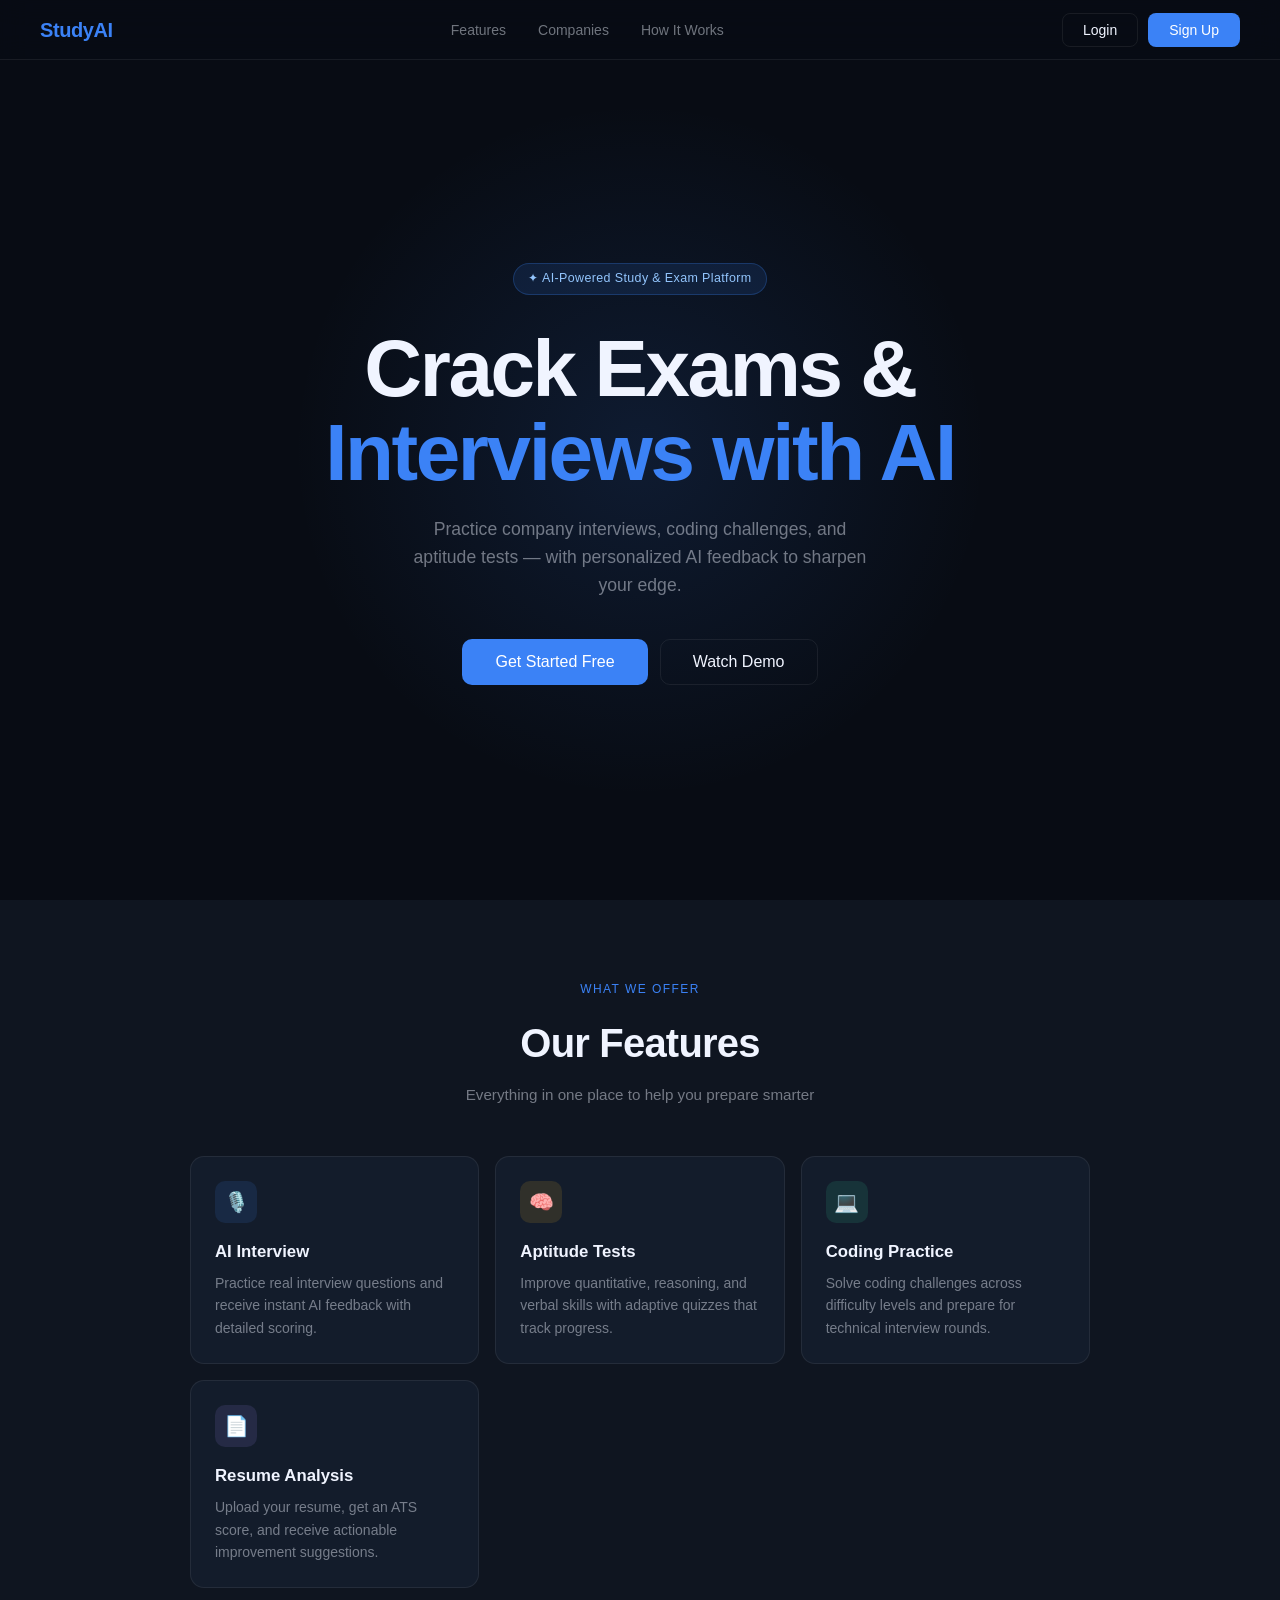
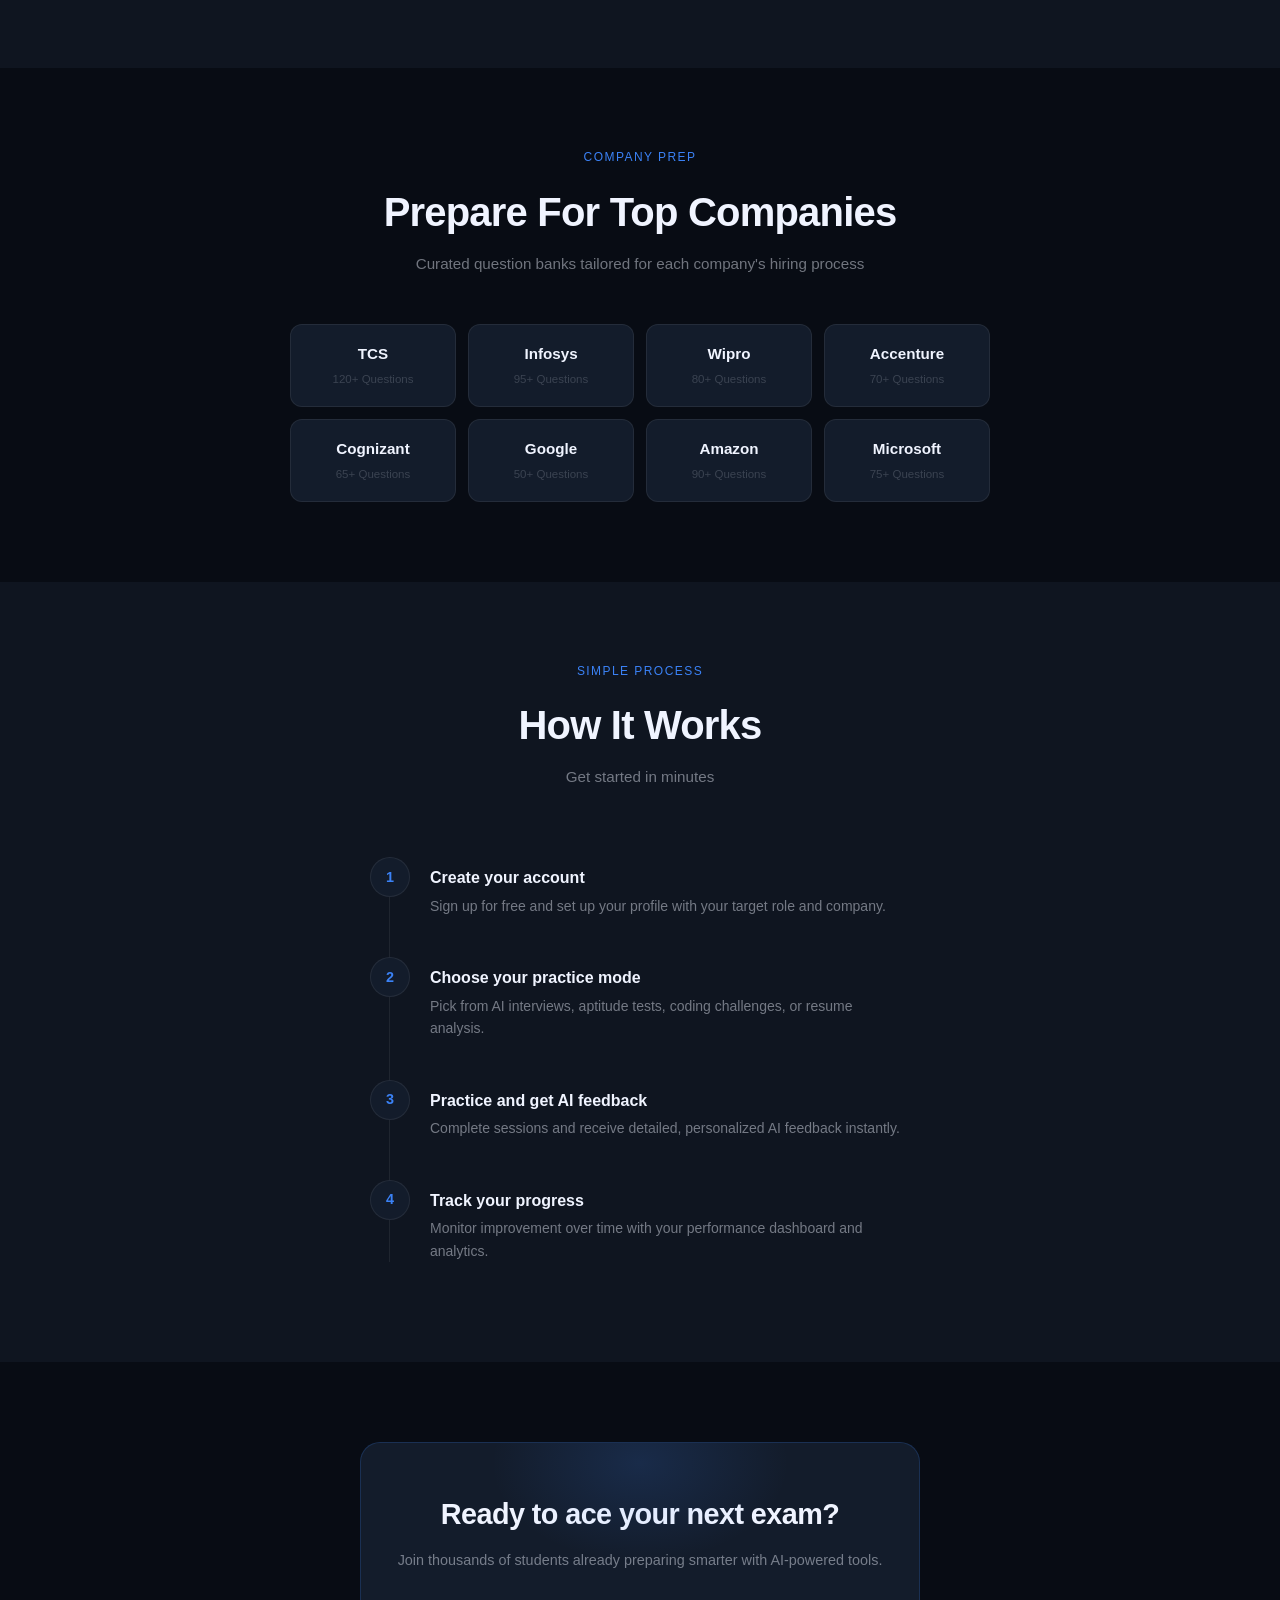
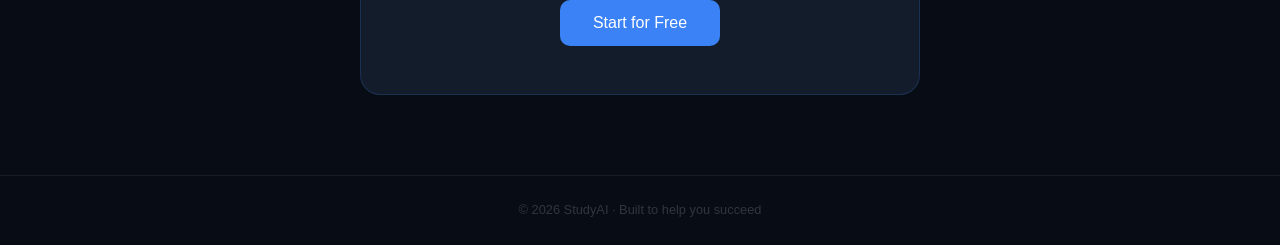
<file: index.html>
<!DOCTYPE html>
<html lang="en">
<head>
  <meta charset="UTF-8" />
  <meta name="viewport" content="width=device-width, initial-scale=1.0"/>
  <title>StudyAI — Crack Exams with AI</title>
  <link rel="preconnect" href="https://fonts.googleapis.com">
  <link rel="preconnect" href="https://fonts.gstatic.com" crossorigin>
  <link href="https://fonts.googleapis.com/css2?family=Syne:wght@400;600;700;800&family=DM+Sans:wght@300;400;500&display=swap" rel="stylesheet">
  <link rel="stylesheet" href="css/style.css">
</head>
<body>

  <!-- NAV -->
  <nav>
    <div class="nav-logo">StudyAI</div>
    <ul class="nav-links">
      <li><a href="#features">Features</a></li>
      <li><a href="#companies">Companies</a></li>
      <li><a href="#how">How It Works</a></li>
    </ul>
    <div class="nav-actions">
      <button class="btn btn-ghost" onclick="window.location.href='login.html'">Login</button>
      <button class="btn btn-primary" onclick="window.location.href='signup.html'">Sign Up</button>
    </div>
  </nav>

  <!-- HERO -->
  <section class="hero">
    <div class="hero-badge">✦ AI-Powered Study & Exam Platform</div>
    <h1>Crack Exams &amp;<br><em>Interviews with AI</em></h1>
    <p class="hero-sub">Practice company interviews, coding challenges, and aptitude tests — with personalized AI feedback to sharpen your edge.</p>
    <div class="hero-actions">
      <button class="btn btn-primary btn-lg" onclick="window.location.href='signup.html'">Get Started Free</button>
      <button class="btn btn-ghost btn-lg">Watch Demo</button>
    </div>

  </section>

  <!-- FEATURES -->
  <section class="features" id="features">
    <p class="section-label reveal">What we offer</p>
    <h2 class="section-title reveal">Our Features</h2>
    <p class="section-sub reveal">Everything in one place to help you prepare smarter</p>
    <div class="features-grid">
      <div class="feature-card reveal" onclick="window.location.href='signup.html'" style="cursor: pointer;">
        <div class="feature-icon ic-blue">🎙️</div>
        <div class="feature-title">AI Interview</div>
        <div class="feature-desc">Practice real interview questions and receive instant AI feedback with detailed scoring.</div>
      </div>
      <div class="feature-card reveal" onclick="window.location.href='signup.html'" style="cursor: pointer;">
        <div class="feature-icon ic-amber">🧠</div>
        <div class="feature-title">Aptitude Tests</div>
        <div class="feature-desc">Improve quantitative, reasoning, and verbal skills with adaptive quizzes that track progress.</div>
      </div>
      <div class="feature-card reveal" onclick="window.location.href='signup.html'" style="cursor: pointer;">
        <div class="feature-icon ic-green">💻</div>
        <div class="feature-title">Coding Practice</div>
        <div class="feature-desc">Solve coding challenges across difficulty levels and prepare for technical interview rounds.</div>
      </div>
      <div class="feature-card reveal" onclick="window.location.href='signup.html'" style="cursor: pointer;">
        <div class="feature-icon ic-purple">📄</div>
        <div class="feature-title">Resume Analysis</div>
        <div class="feature-desc">Upload your resume, get an ATS score, and receive actionable improvement suggestions.</div>
      </div>
    </div>
  </section>

  <!-- COMPANIES -->
  <section class="companies" id="companies">
    <p class="section-label reveal">Company prep</p>
    <h2 class="section-title reveal">Prepare For Top Companies</h2>
    <p class="section-sub reveal">Curated question banks tailored for each company's hiring process</p>
    <div class="companies-grid">
      <div class="company-tile reveal" onclick="window.location.href='signup.html'"><div class="company-name">TCS</div><div class="company-tag">120+ Questions</div></div>
      <div class="company-tile reveal" onclick="window.location.href='signup.html'"><div class="company-name">Infosys</div><div class="company-tag">95+ Questions</div></div>
      <div class="company-tile reveal" onclick="window.location.href='signup.html'"><div class="company-name">Wipro</div><div class="company-tag">80+ Questions</div></div>
      <div class="company-tile reveal" onclick="window.location.href='signup.html'"><div class="company-name">Accenture</div><div class="company-tag">70+ Questions</div></div>
      <div class="company-tile reveal" onclick="window.location.href='signup.html'"><div class="company-name">Cognizant</div><div class="company-tag">65+ Questions</div></div>
      <div class="company-tile reveal" onclick="window.location.href='signup.html'"><div class="company-name">Google</div><div class="company-tag">50+ Questions</div></div>
      <div class="company-tile reveal" onclick="window.location.href='signup.html'"><div class="company-name">Amazon</div><div class="company-tag">90+ Questions</div></div>
      <div class="company-tile reveal" onclick="window.location.href='signup.html'"><div class="company-name">Microsoft</div><div class="company-tag">75+ Questions</div></div>
    </div>
  </section>

  <!-- HOW IT WORKS -->
  <section class="how" id="how">
    <p class="section-label reveal">Simple process</p>
    <h2 class="section-title reveal">How It Works</h2>
    <p class="section-sub reveal">Get started in minutes</p>
    <div class="steps">
      <div class="step reveal">
        <div class="step-num">1</div>
        <div class="step-body">
          <div class="step-title">Create your account</div>
          <div class="step-desc">Sign up for free and set up your profile with your target role and company.</div>
        </div>
      </div>
      <div class="step reveal">
        <div class="step-num">2</div>
        <div class="step-body">
          <div class="step-title">Choose your practice mode</div>
          <div class="step-desc">Pick from AI interviews, aptitude tests, coding challenges, or resume analysis.</div>
        </div>
      </div>
      <div class="step reveal">
        <div class="step-num">3</div>
        <div class="step-body">
          <div class="step-title">Practice and get AI feedback</div>
          <div class="step-desc">Complete sessions and receive detailed, personalized AI feedback instantly.</div>
        </div>
      </div>
      <div class="step reveal">
        <div class="step-num">4</div>
        <div class="step-body">
          <div class="step-title">Track your progress</div>
          <div class="step-desc">Monitor improvement over time with your performance dashboard and analytics.</div>
        </div>
      </div>
    </div>
  </section>

  <!-- CTA -->
  <section class="cta-section">
    <div class="cta-box reveal">
      <h2>Ready to ace your next exam?</h2>
      <p>Join thousands of students already preparing smarter with AI-powered tools.</p>
      <button class="btn btn-primary btn-lg" onclick="window.location.href='signup.html'">Start for Free</button>
    </div>
  </section>

  <!-- FOOTER -->
  <footer>
    <p>© 2026 StudyAI · Built to help you succeed</p>
  </footer>

  <script>
    // Scroll reveal
    const observer = new IntersectionObserver((entries) => {
      entries.forEach((entry, i) => {
        if (entry.isIntersecting) {
          // stagger cards in the same parent
          const siblings = entry.target.parentElement.querySelectorAll('.reveal:not(.visible)');
          siblings.forEach((el, idx) => {
            setTimeout(() => el.classList.add('visible'), idx * 80);
          });
          entry.target.classList.add('visible');
          observer.unobserve(entry.target);
        }
      });
    }, { threshold: 0.12 });

    document.querySelectorAll('.reveal').forEach(el => observer.observe(el));

    // Nav scroll shadow
    const nav = document.querySelector('nav');
    window.addEventListener('scroll', () => {
      nav.style.boxShadow = window.scrollY > 10
        ? '0 1px 24px rgba(0,0,0,0.4)'
        : 'none';
    });
  </script>
</body>
</html>
</file>
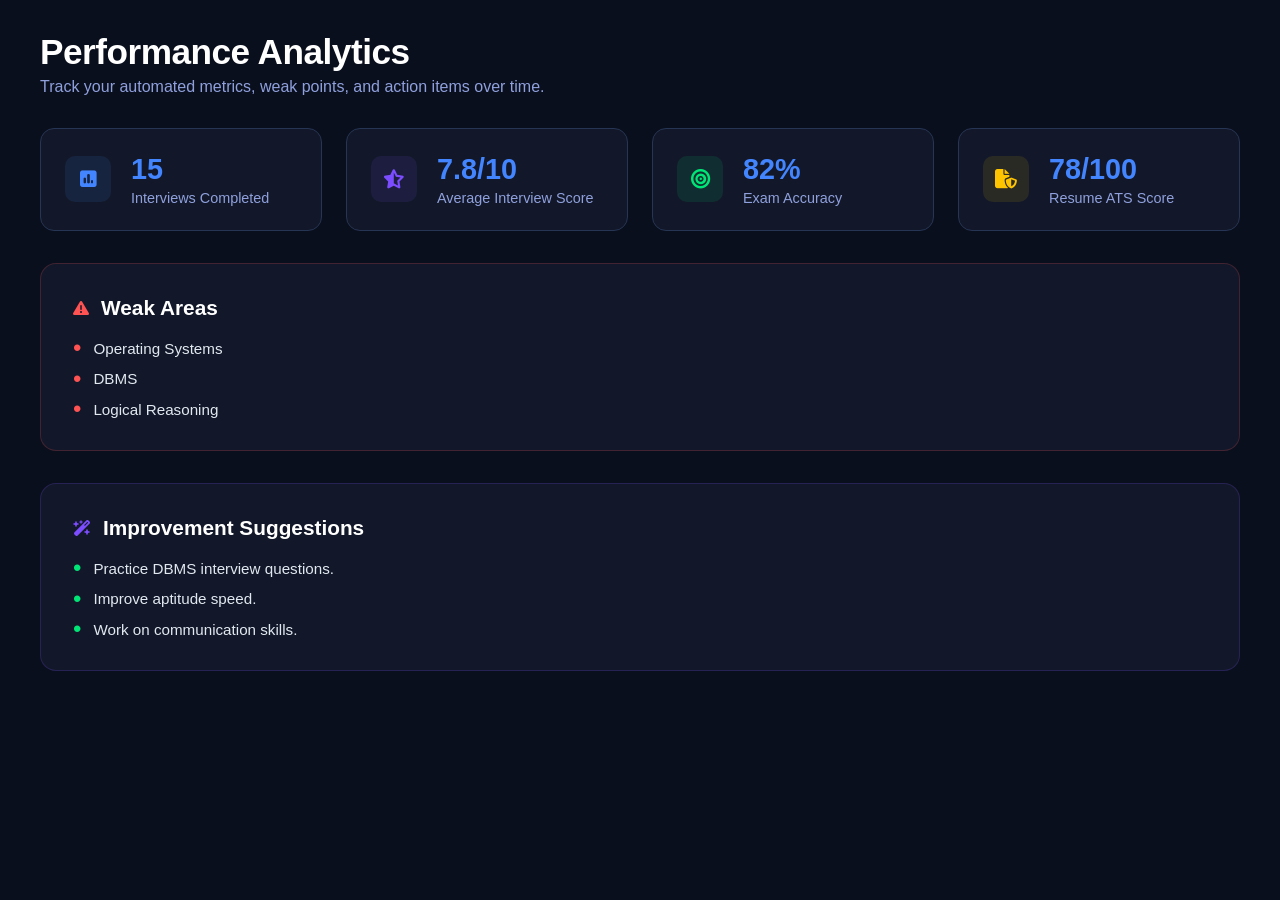
<file: analytics.html>
<!DOCTYPE html>
<html lang="en">
<head>
    <meta charset="UTF-8">
    <meta name="viewport" content="width=device-width, initial-scale=1.0">
    <title>Performance Analytics</title>
    <link rel="stylesheet" href="https://cdnjs.cloudflare.com/ajax/libs/font-awesome/6.4.0/css/all.min.css">
    <link rel="stylesheet" href="css/analytics.css">
</head>
<body>

    <div class="container">
        
        <header class="analytics-header">
            <h1>Performance Analytics</h1>
            <p>Track your automated metrics, weak points, and action items over time.</p>
        </header>

        <div class="stats-container">

            <div class="card">
                <div class="icon-box blue"><i class="fa-solid fa-square-poll-vertical"></i></div>
                <div class="card-data">
                    <h2 id="interviewsCompleted">0</h2>
                    <p>Interviews Completed</p>
                </div>
            </div>

            <div class="card">
                <div class="icon-box purple"><i class="fa-solid fa-star-half-stroke"></i></div>
                <div class="card-data">
                    <h2 id="averageScore">0.0/10</h2>
                    <p>Average Interview Score</p>
                </div>
            </div>

            <div class="card">
                <div class="icon-box green"><i class="fa-solid fa-bullseye"></i></div>
                <div class="card-data">
                    <h2 id="examAccuracy">0%</h2>
                    <p>Exam Accuracy</p>
                </div>
            </div>

            <div class="card">
                <div class="icon-box gold"><i class="fa-solid fa-file-shield"></i></div>
                <div class="card-data">
                    <h2 id="atsScore">0/100</h2>
                    <p>Resume ATS Score</p>
                </div>
            </div>

        </div>

        <div class="performance-box critical-box">
            <div class="box-title">
                <i class="fa-solid fa-triangle-exclamation"></i>
                <h2>Weak Areas</h2>
            </div>
            <ul id="weakAreasList" class="analytics-list">
                </ul>
        </div>

        <div class="performance-box structural-box">
            <div class="box-title">
                <i class="fa-solid fa-wand-magic-sparkles"></i>
                <h2>Improvement Suggestions</h2>
            </div>
            <ul id="suggestionsList" class="analytics-list">
                </ul>
        </div>

    </div>

    <script src="js/analytics.js"></script>
</body>
</html>
</file>
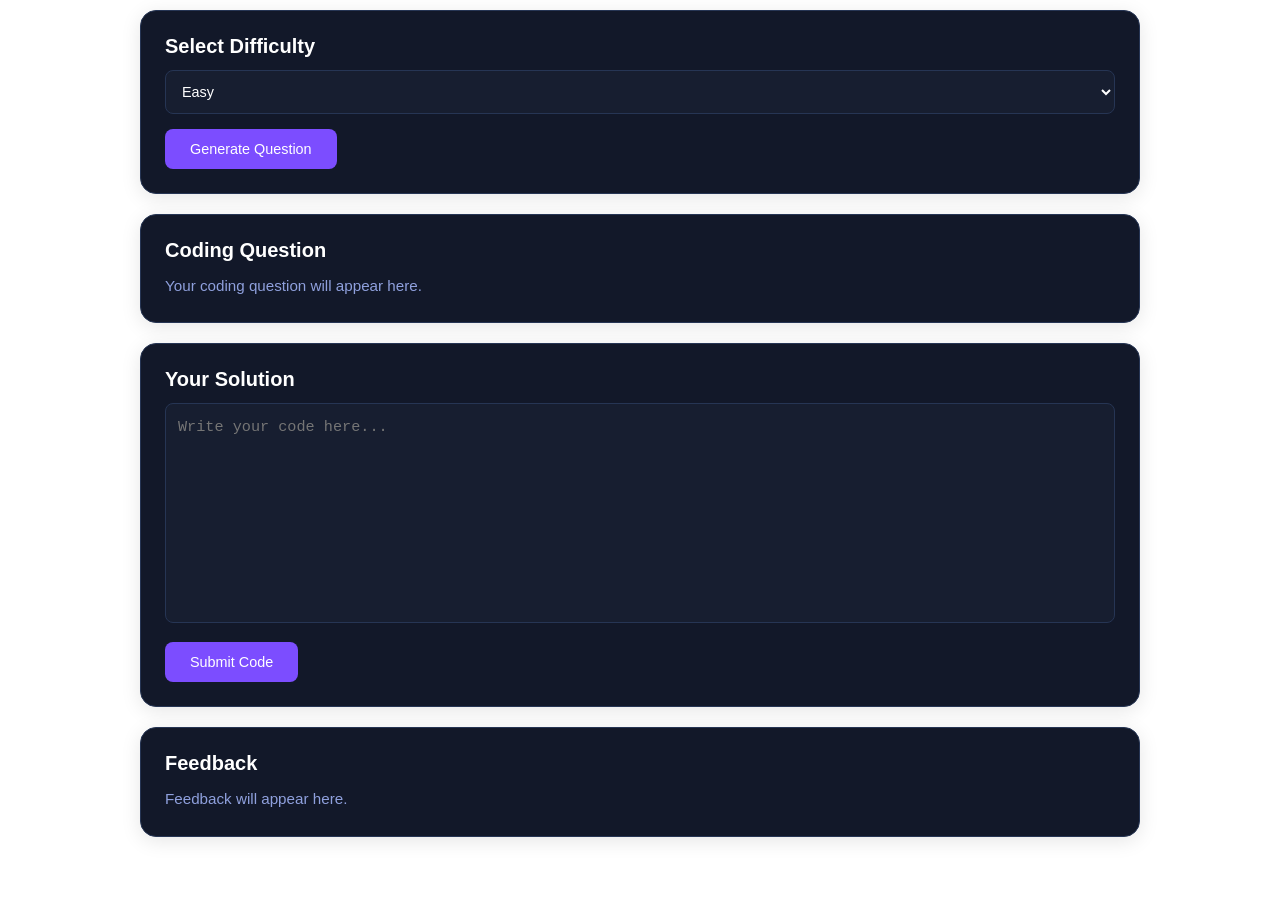
<file: coding.html>
<!DOCTYPE html>
<html lang="en">
<head>
    <meta charset="UTF-8">
    <meta name="viewport" content="width=device-width, initial-scale=1.0">
    <title>Coding Practice</title>

    <link rel="stylesheet" href="css/coding.css">
</head>
<body>

    <div class="container">

        <h1>Coding Practice</h1>

        <div class="setup-box">

            <h2>Select Difficulty</h2>

            <select id="difficulty">

                <option>Easy</option>
                <option>Medium</option>
                <option>Hard</option>

            </select>

            <button onclick="generateQuestion()">
                Generate Question
            </button>

        </div>

        <div class="question-box">

            <h2>Coding Question</h2>

            <p id="question">
                Your coding question will appear here.
            </p>

        </div>

        <div class="code-box">

            <h2>Your Solution</h2>

            <textarea
                id="code"
                placeholder="Write your code here..."
            ></textarea>

            <button onclick="checkCode()">
                Submit Code
            </button>

        </div>

        <div class="feedback-box">

            <h2>Feedback</h2>

            <p id="feedback">
                Feedback will appear here.
            </p>

        </div>

    </div>

    <script src="js/coding.js"></script>

</body>
</html>
</file>
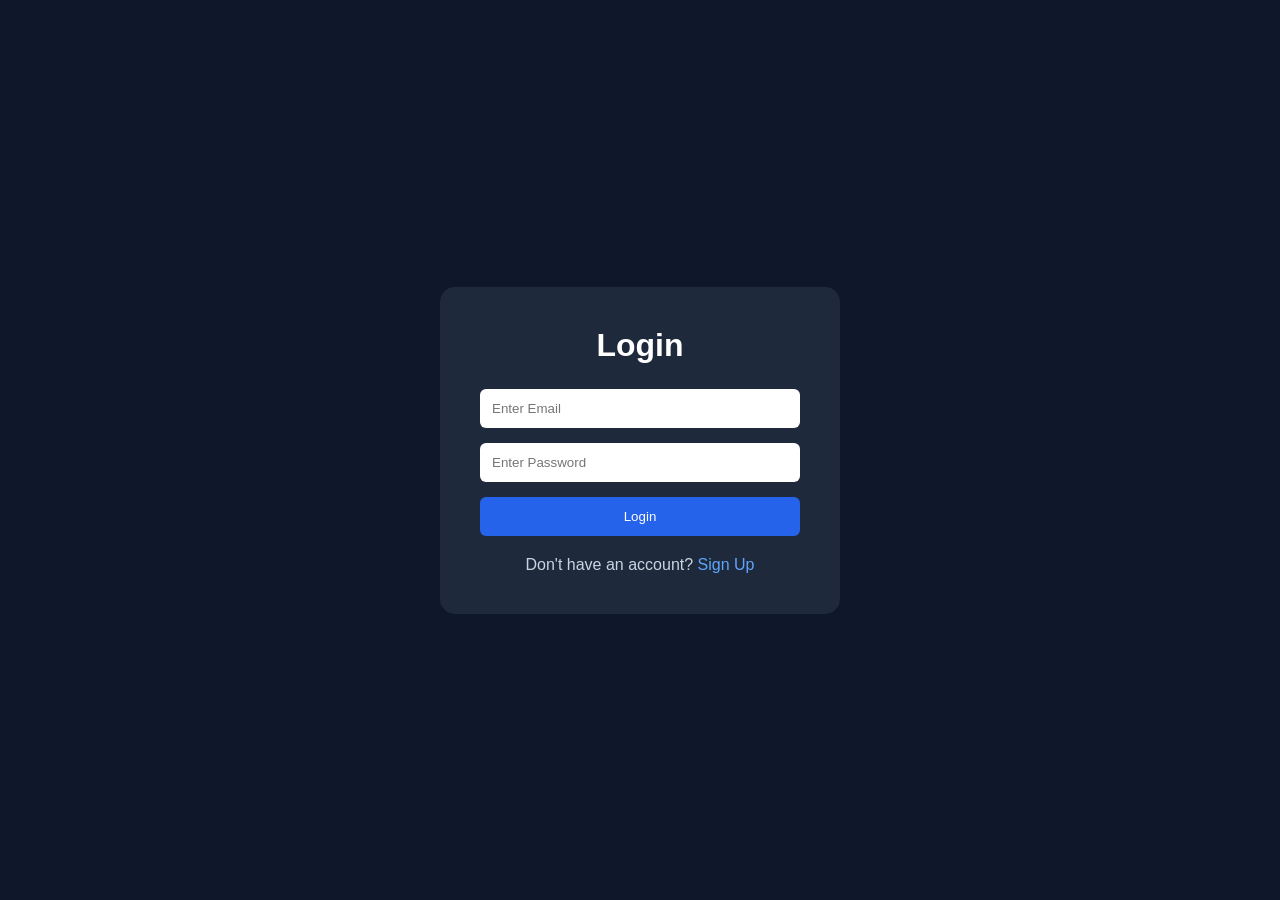
<file: dashboard.html>
<!DOCTYPE html>
<html lang="en">
<head>
    <meta charset="UTF-8">
    <meta name="viewport" content="width=device-width, initial-scale=1.0">
    <title>InterviewAI Dashboard</title>
    <link rel="stylesheet" href="css/dashboard.css">
  
    <link rel="stylesheet" href="https://cdnjs.cloudflare.com/ajax/libs/font-awesome/6.4.0/css/all.min.css">
</head>
<body>

    <div class="dashboard-container">
        <aside class="sidebar">
            <div class="logo">InterviewAI</div>
            <nav class="nav-menu">
                <a href="#" class="nav-item active" data-target="dashboard"><i class="fa-solid fa-chart-pie"></i> Dashboard</a>
                <a href="#" class="nav-item" data-target="ai-interview"><i class="fa-solid fa-robot"></i> AI Interview</a>
                <a href="#" class="nav-item" data-target="exam-prep"><i class="fa-solid fa-book-open"></i> Exam Prep</a>
                <a href="#" class="nav-item" data-target="coding-practice"><i class="fa-solid fa-code"></i> Coding Practice</a>
                <a href="#" class="nav-item" data-target="resume-analyzer"><i class="fa-solid fa-file-invoice"></i> Resume Analyzer</a>
                <a href="#" class="nav-item" data-target="analytics"><i class="fa-solid fa-chart-line"></i> Analytics</a>
                <a href="#" class="nav-item" data-target="profile"><i class="fa-solid fa-user"></i> Profile</a>
            </nav>
            <a href="#" class="logout-btn" id="logoutBtn"><i class="fa-solid fa-right-from-bracket"></i> Logout</a>
        </aside>

        <main class="main-content">
            
            <section id="dashboard" class="content-view active">
                <div class="welcome-header">
                    <h1>Welcome User</h1>
                    <p>Continue your preparation journey.</p>
                </div>

                <div class="productivity-section">
                    
                    <div class="timer-widget">
                        <h2>Focus Timer</h2>
                        <p class="subtitle">Customize your study intervals and track sessions automatically.</p>
                        
                        <div class="timer-presets">
                            <button class="preset-btn active" data-time="1500">Work Presets</button>
                            <button class="preset-btn" data-time="300">Short Break</button>
                            <button class="preset-btn" data-time="custom">Custom Time</button>
                        </div>

                        <div class="timer-display-container">
                            <div class="timer-setup">
                                <label for="subjectSelect">Subject Association</label>
                                <select id="subjectSelect">
                                    <option value="General Focus">General Focus</option>
                                    <option value="Coding Practice">Coding Practice</option>
                                    <option value="Exam Revision">Exam Revision</option>
                                    <option value="Interview prep">Interview Prep</option>
                                </select>
                            </div>

                            <div class="timer-circle-wrapper">
                                <div class="timer-circle">
                                    <span id="timeDisplay">25:00</span>
                                </div>
                                <div class="timer-controls">
                                    <button id="resetTimerBtn" title="Reset"><i class="fa-solid fa-arrow-rotate-left"></i></button>
                                    <button id="startTimerBtn" class="play-btn" title="Start/Pause"><i class="fa-solid fa-play"></i></button>
                                    <button id="skipTimerBtn" title="Skip"><i class="fa-solid fa-forward-step"></i></button>
                                </div>
                            </div>
                        </div>
                    </div>

                    <div class="planner-widget">
                        <h2>Study Planner & Progress</h2>
                        <div class="progress-container">
                            <div class="progress-info">
                                <span>Daily Target Completion</span>
                                <span id="progressPercent">0%</span>
                            </div>
                            <div class="progress-bar-bg">
                                <div id="progressBar" class="progress-bar-fill" style="width: 0%;"></div>
                            </div>
                        </div>

                        <form id="todoForm" class="todo-input-group">
                            <input type="text" id="todoInput" placeholder="Add a specific study objective..." required>
                            <button type="submit"><i class="fa-solid fa-plus"></i></button>
                        </form>

                        <ul id="todoList" class="todo-list">
                            </ul>
                    </div>

                </div>
            </section>

            <section id="ai-interview" class="content-view">
                <iframe src="interview.html" id="interviewFrame" class="embedded-view-frame" title="AI Interview Panel"></iframe>
            </section>

            <section id="exam-prep" class="content-view">
                <iframe src="exam.html" id="examFrame" class="embedded-view-frame" title="Exam Preparation"></iframe>
            </section>

            <section id="coding-practice" class="content-view">
                <iframe src="coding.html" id="codingFrame" class="embedded-view-frame" title="Coding Practice Hub"></iframe>
            </section>

            <section id="resume-analyzer" class="content-view">
                <iframe src="resume.html" id="resumeFrame" class="embedded-view-frame" title="Resume Analyzer Engine"></iframe>
            </section>

            <section id="analytics" class="content-view">
                <iframe src="analytics.html" id="analyticsFrame" class="embedded-view-frame" title="Performance Analytics Dashboard"></iframe>
            </section>

            <section id="profile" class="content-view">
                <iframe src="profile.html" id="profileFrame" class="embedded-view-frame" title="Account Profile Settings"></iframe>
            </section>

        </main>
    </div>

    <script src="js/dashboard.js"></script>
</body>
</html>
</file>
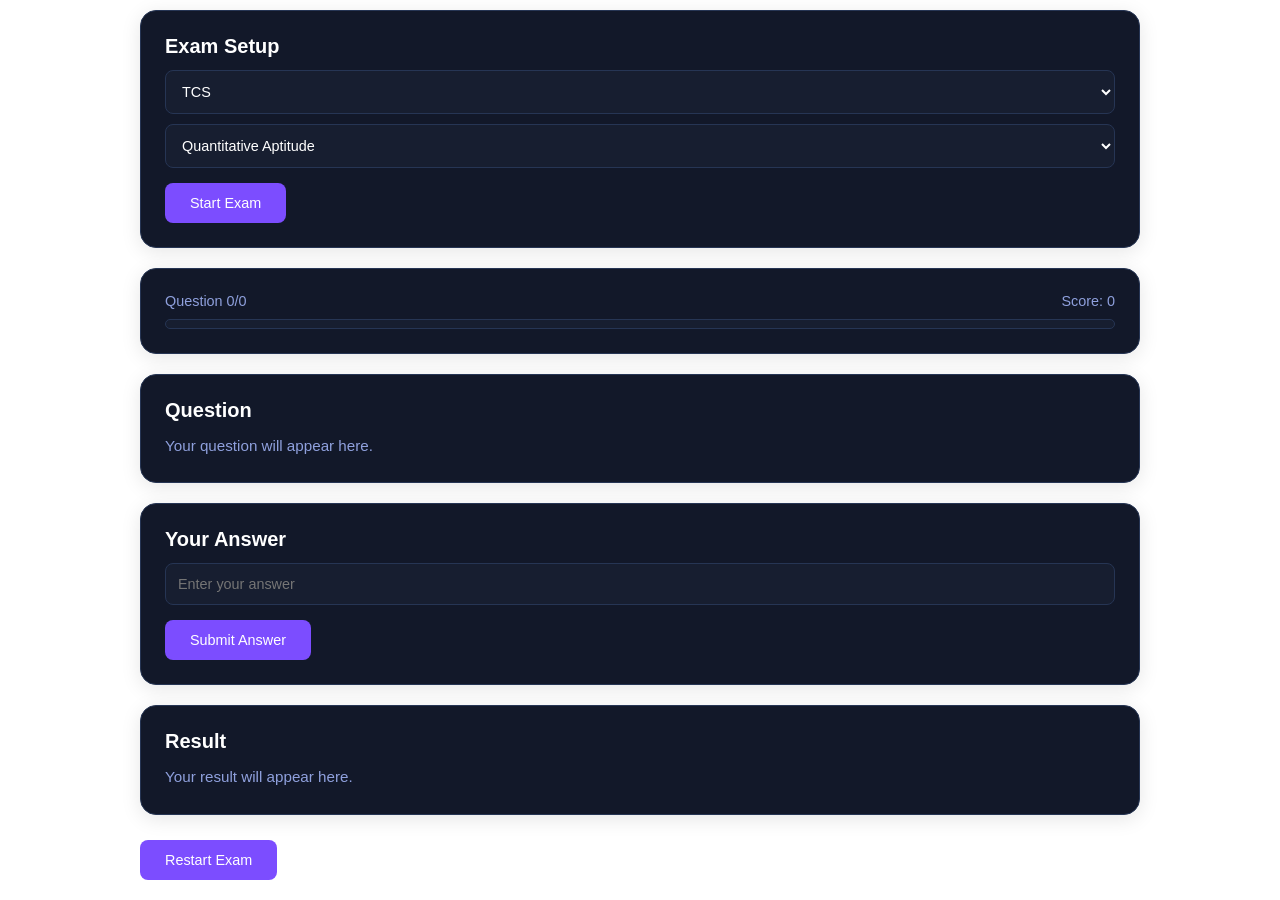
<file: exam.html>
<!DOCTYPE html>
<html lang="en">
<head>
    <meta charset="UTF-8">
    <meta name="viewport" content="width=device-width, initial-scale=1.0">
    <title>Exam Preparation</title>

    <link rel="stylesheet" href="css/exam.css">
</head>
<body>

    <div class="container">

        <!-- TITLE -->
        <h1>Exam Preparation</h1>

        <!-- SETUP SECTION -->
        <div class="setup-box">

            <h2>Exam Setup</h2>

            <select id="company">
                <option>TCS</option>
                <option>Infosys</option>
                <option>Wipro</option>
                <option>Accenture</option>
            </select>

            <select id="category">
                <option>Quantitative Aptitude</option>
                <option>Logical Reasoning</option>
                <option>Verbal Ability</option>
            </select>

            <button onclick="generateExam()" class="start-btn">
                Start Exam
            </button>

        </div>

        <!-- PROGRESS SECTION -->
        <div class="progress-box">

            <div class="progress-info">
                <span id="question-count">Question 0/0</span>
                <span id="current-score">Score: 0</span>
            </div>

            <div class="progress-bar">
                <div id="progress-fill"></div>
            </div>

        </div>

        <!-- QUESTION SECTION -->
        <div class="question-box">

            <h2>Question</h2>

            <p id="question">
                Your question will appear here.
            </p>

        </div>

        <!-- ANSWER SECTION -->
        <div class="answer-box">

            <h2>Your Answer</h2>

            <input
                type="text"
                id="answer"
                placeholder="Enter your answer"
            >

            <button onclick="submitAnswer()" class="submit-btn">
                Submit Answer
            </button>

        </div>

        <!-- FEEDBACK SECTION -->
        <div class="feedback-box">

            <h2>Result</h2>

            <p id="feedback">
                Your result will appear here.
            </p>

        </div>

        <!-- RESTART BUTTON -->
        <button onclick="restartExam()" class="start-btn">
            Restart Exam
        </button>

    </div>

    <script src="js/exam.js"></script>

</body>
</html>
</file>
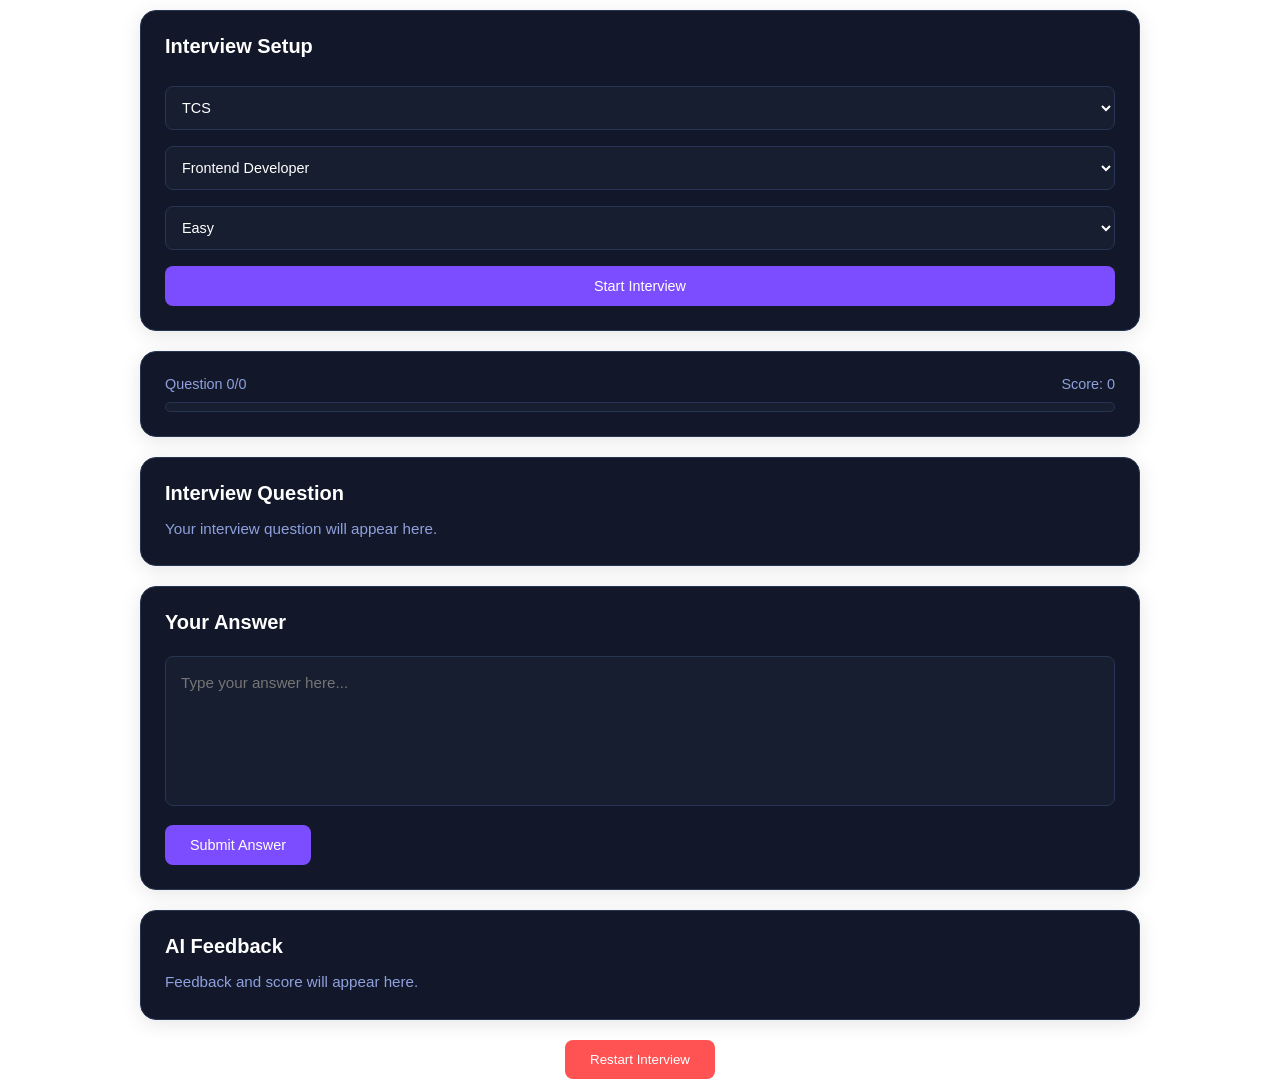
<file: interview.html>
<!DOCTYPE html>
<html lang="en">
<head>
    <meta charset="UTF-8">
    <meta name="viewport" content="width=device-width, initial-scale=1.0">
    <title>AI Interview Simulator</title>

    <link rel="stylesheet" href="css/interview.css">
</head>
<body>

    <div class="container">

        <h1> AI Interview Simulator</h1>

        <div class="setup-box">

    <h2>Interview Setup</h2>

    <select id="company">
        <option>TCS</option>
        <option>Infosys</option>
        <option>Google</option>
    </select>

    <select id="role">
        <option>Frontend Developer</option>
        <option>Backend Developer</option>
        <option>Data Analyst</option>
    </select>

    <select id="difficulty">
        <option>Easy</option>
        <option>Medium</option>
        <option>Hard</option>
    </select>

    <button class="start-btn" onclick="startInterview()">
        Start Interview
    </button>

</div>
        <div class="progress-box">

           <div class="progress-info">

            <span id="question-count">
            Question 0/0
            </span>

            <span id="current-score">
            Score: 0
           </span>

           </div>

        <div class="progress-bar">

        <div id="progress-fill"></div>

         </div>

    </div>

        <div class="question-box">

            <h2>Interview Question</h2>

            <p id="question">
            Your interview question will appear here.
            </p>

        </div>

        <div class="answer-box">

            <h2>Your Answer</h2>

            <textarea
               id="answer"
               placeholder="Type your answer here..."
            ></textarea>

            <button class="submit-btn" onclick="checkAnswer()">
            Submit Answer
            </button>

        </div>

        <div class="feedback-box">

            <h2>AI Feedback</h2>

            <p id="feedback">
            Feedback and score will appear here.
            </p>

        </div>
        <div class="restart-section">

            <button class="restart-btn"
            onclick="restartInterview()">
            Restart Interview
            </button>

        </div>

    </div>
    <script src="js/interview.js"></script>

</body>
</html>
</file>
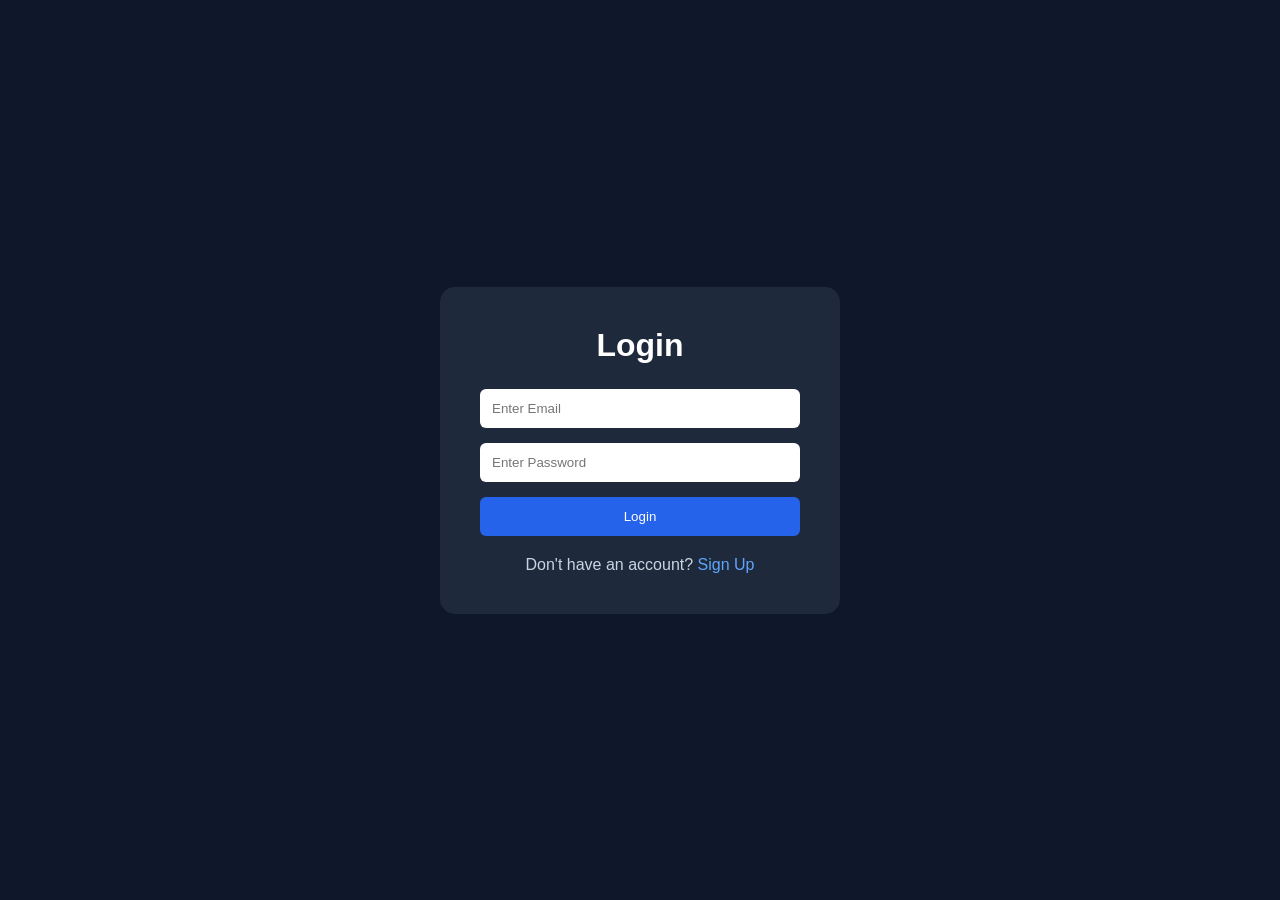
<file: login.html>
<!DOCTYPE html>
<html lang="en">
<head>
    <meta charset="UTF-8">
    <meta name="viewport" content="width=device-width, initial-scale=1.0">
    <title>Login - InterviewAI</title>

    <link rel="stylesheet" href="css/login.css">
</head>
<body>

    <div class="login-container">

        <div class="login-box">

            <h1>Login</h1>

            <form onsubmit="event.preventDefault(); loginUser();">

                <input
                    type="email"
                    id="email"
                    placeholder="Enter Email"
                    required
                >

                <input
                    type="password"
                    id="password"
                    placeholder="Enter Password"
                    required
                >

                <button type="submit">
                    Login
                </button>

            </form>

            <p>
                Don't have an account?
                <a href="signup.html">Sign Up</a>
            </p>

        </div>

    </div>

    <script src="js/login.js"></script>

</body>
</html>
</file>
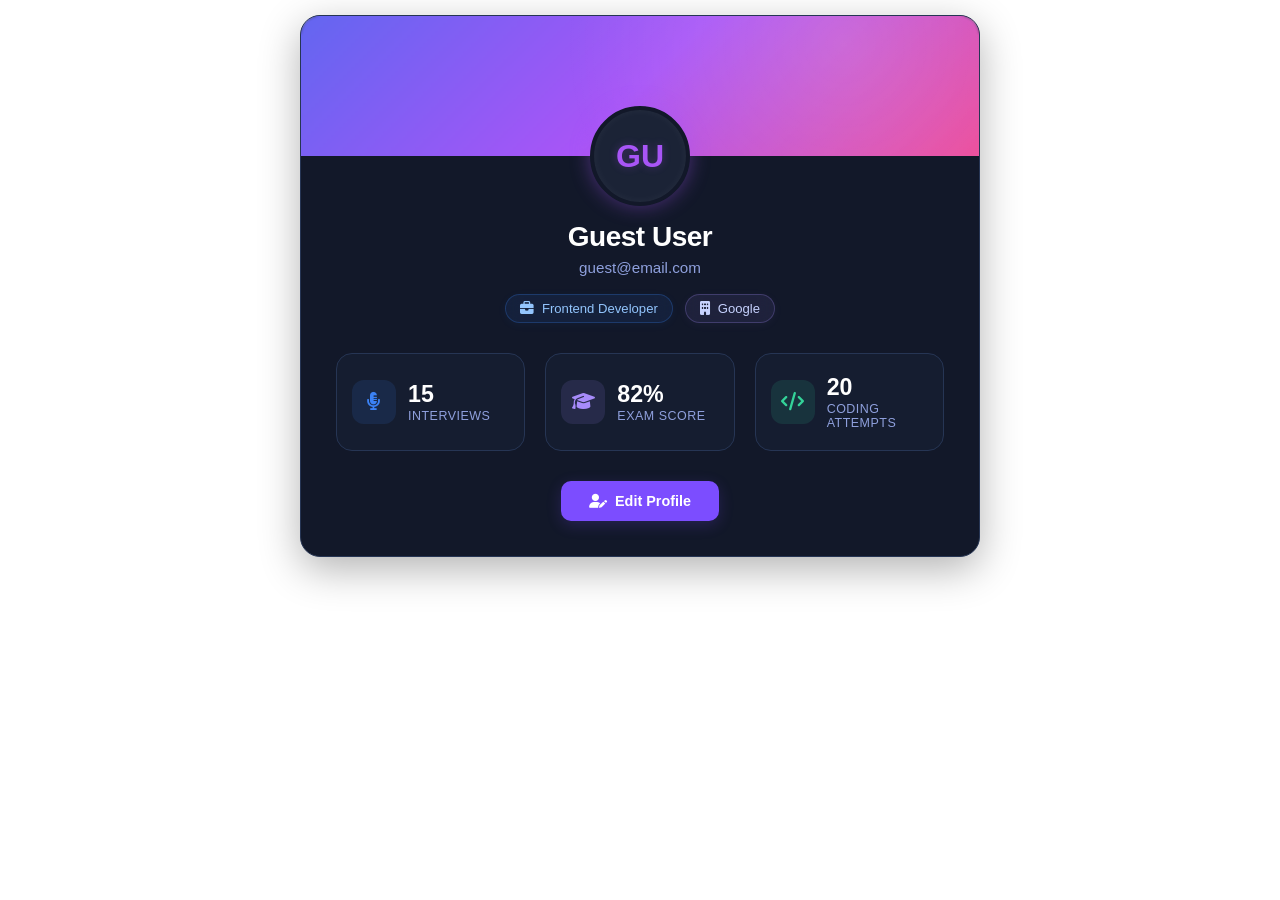
<file: profile.html>
<!DOCTYPE html>
<html lang="en">
<head>
    <meta charset="UTF-8">
    <meta name="viewport" content="width=device-width, initial-scale=1.0">
    <title>Profile</title>
    <link rel="stylesheet" href="https://cdnjs.cloudflare.com/ajax/libs/font-awesome/6.4.0/css/all.min.css">
    <link rel="stylesheet" href="css/profile.css?v=1.1">
</head>
<body>

    <div class="container">

        <div class="profile-card">
            
            <!-- Banner Cover with Premium Glass Effect Overlay -->
            <div class="profile-banner">
                <div class="banner-overlay"></div>
            </div>
            
            <!-- Initials Avatar -->
            <div class="profile-avatar" id="profileAvatar">U</div>

            <!-- View Mode -->
            <div id="profileView" class="profile-view-section">
                <h2 id="userName">User Name</h2>
                <p id="userEmail">user@email.com</p>

                <!-- Target Preferences Badges -->
                <div class="profile-preferences">
                    <span class="pref-badge target-role" title="Target Job Role">
                        <i class="fa-solid fa-briefcase"></i> <span id="userRole">Frontend Developer</span>
                    </span>
                    <span class="pref-badge target-company" title="Target Company">
                        <i class="fa-solid fa-building"></i> <span id="userCompany">Google</span>
                    </span>
                </div>

                <!-- Stats Grid with Premium Icons -->
                <div class="stats">
                    <div class="stat-box blue-stat">
                        <div class="stat-icon"><i class="fa-solid fa-microphone-lines"></i></div>
                        <div class="stat-content">
                            <h3>15</h3>
                            <p>Interviews</p>
                        </div>
                    </div>
                    <div class="stat-box purple-stat">
                        <div class="stat-icon"><i class="fa-solid fa-graduation-cap"></i></div>
                        <div class="stat-content">
                            <h3>82%</h3>
                            <p>Exam Score</p>
                        </div>
                    </div>
                    <div class="stat-box green-stat">
                        <div class="stat-icon"><i class="fa-solid fa-code"></i></div>
                        <div class="stat-content">
                            <h3>20</h3>
                            <p>Coding Attempts</p>
                        </div>
                    </div>
                </div>

                <button class="edit-btn" onclick="toggleEditMode(true)">
                    <i class="fa-solid fa-user-pen"></i> Edit Profile
                </button>
            </div>

            <!-- Inline Edit Mode (Hidden by Default) -->
            <div id="profileEdit" class="profile-edit-section" style="display: none;">
                <h2>Edit Profile Settings</h2>
                
                <div class="form-group">
                    <label for="editName"><i class="fa-solid fa-user"></i> Full Name</label>
                    <input type="text" id="editName" placeholder="Enter full name" required>
                </div>

                <div class="form-group">
                    <label for="editEmail"><i class="fa-solid fa-envelope"></i> Email Address</label>
                    <input type="email" id="editEmail" placeholder="Enter email address" required>
                </div>

                <div class="form-row">
                    <div class="form-group">
                        <label for="editRole"><i class="fa-solid fa-briefcase"></i> Target Role</label>
                        <select id="editRole">
                            <option value="Frontend Developer">Frontend Developer</option>
                            <option value="Backend Developer">Backend Developer</option>
                            <option value="Data Analyst">Data Analyst</option>
                        </select>
                    </div>

                    <div class="form-group">
                        <label for="editCompany"><i class="fa-solid fa-building"></i> Target Company</label>
                        <select id="editCompany">
                            <option value="TCS">TCS</option>
                            <option value="Infosys">Infosys</option>
                            <option value="Wipro">Wipro</option>
                            <option value="Accenture">Accenture</option>
                            <option value="Cognizant">Cognizant</option>
                            <option value="Google">Google</option>
                            <option value="Amazon">Amazon</option>
                            <option value="Microsoft">Microsoft</option>
                        </select>
                    </div>
                </div>

                <div class="edit-actions">
                    <button class="cancel-btn" onclick="toggleEditMode(false)">
                        <i class="fa-solid fa-xmark"></i> Cancel
                    </button>
                    <button class="save-btn" onclick="saveProfileChanges()">
                        <i class="fa-solid fa-floppy-disk"></i> Save Changes
                    </button>
                </div>
            </div>

        </div>

    </div>

    <script src="js/profile.js?v=1.1"></script>

</body>
</html>
</file>
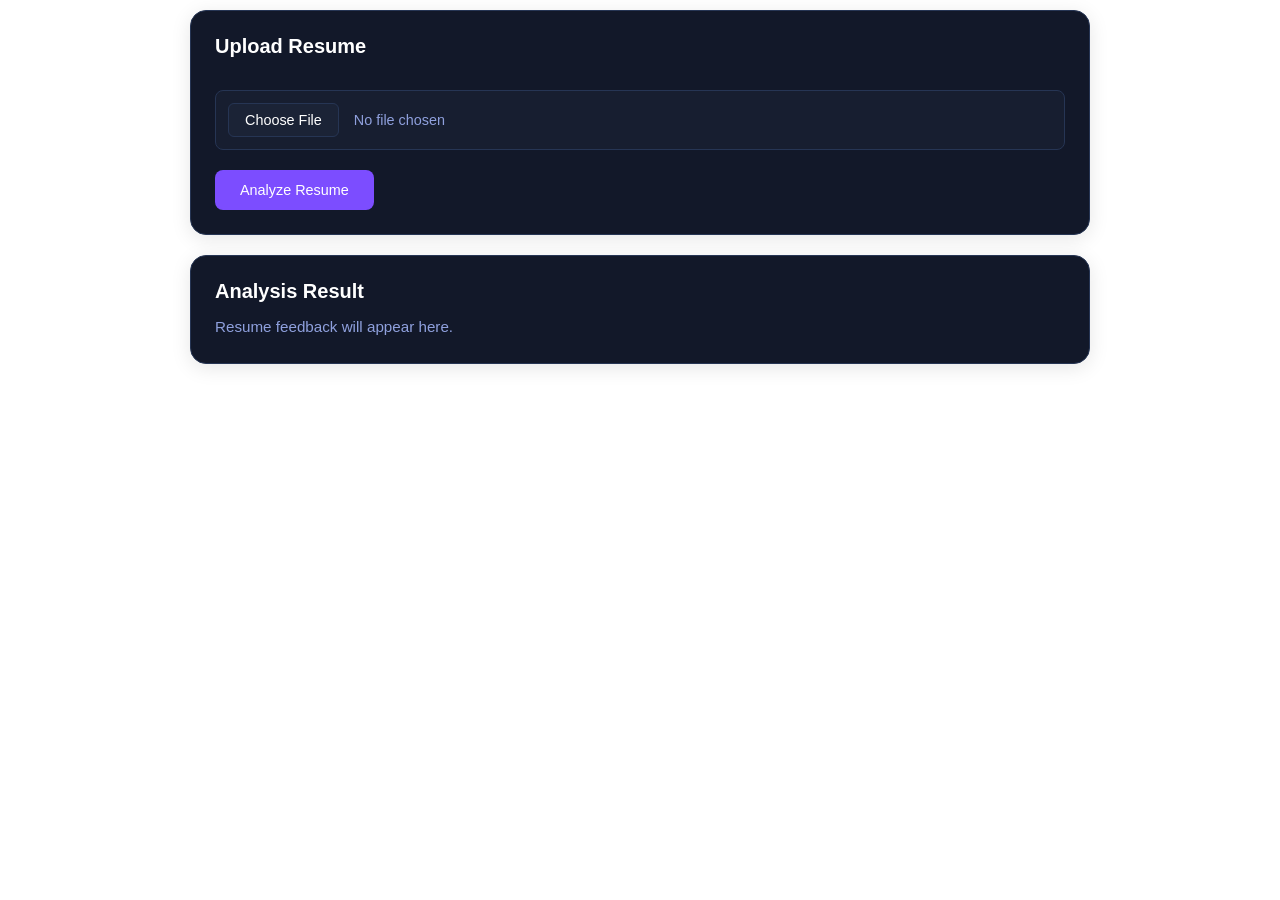
<file: resume.html>
<!DOCTYPE html>
<html lang="en">
<head>
    <meta charset="UTF-8">
    <meta name="viewport" content="width=device-width, initial-scale=1.0">
    <title>Resume Analyzer</title>

    <link rel="stylesheet" href="css/resume.css">
</head>
<body>

    <div class="container">

        <h1>Resume Analyzer</h1>

        <div class="upload-box">

            <h2>Upload Resume</h2>

            <input type="file" id="resumeFile">

            <button onclick="analyzeResume()">
                Analyze Resume
            </button>

        </div>

        <div class="result-box">

            <h2>Analysis Result</h2>

            <p id="result">
                Resume feedback will appear here.
            </p>

        </div>

    </div>

    <script src="js/resume.js"></script>

</body>
</html>
</file>
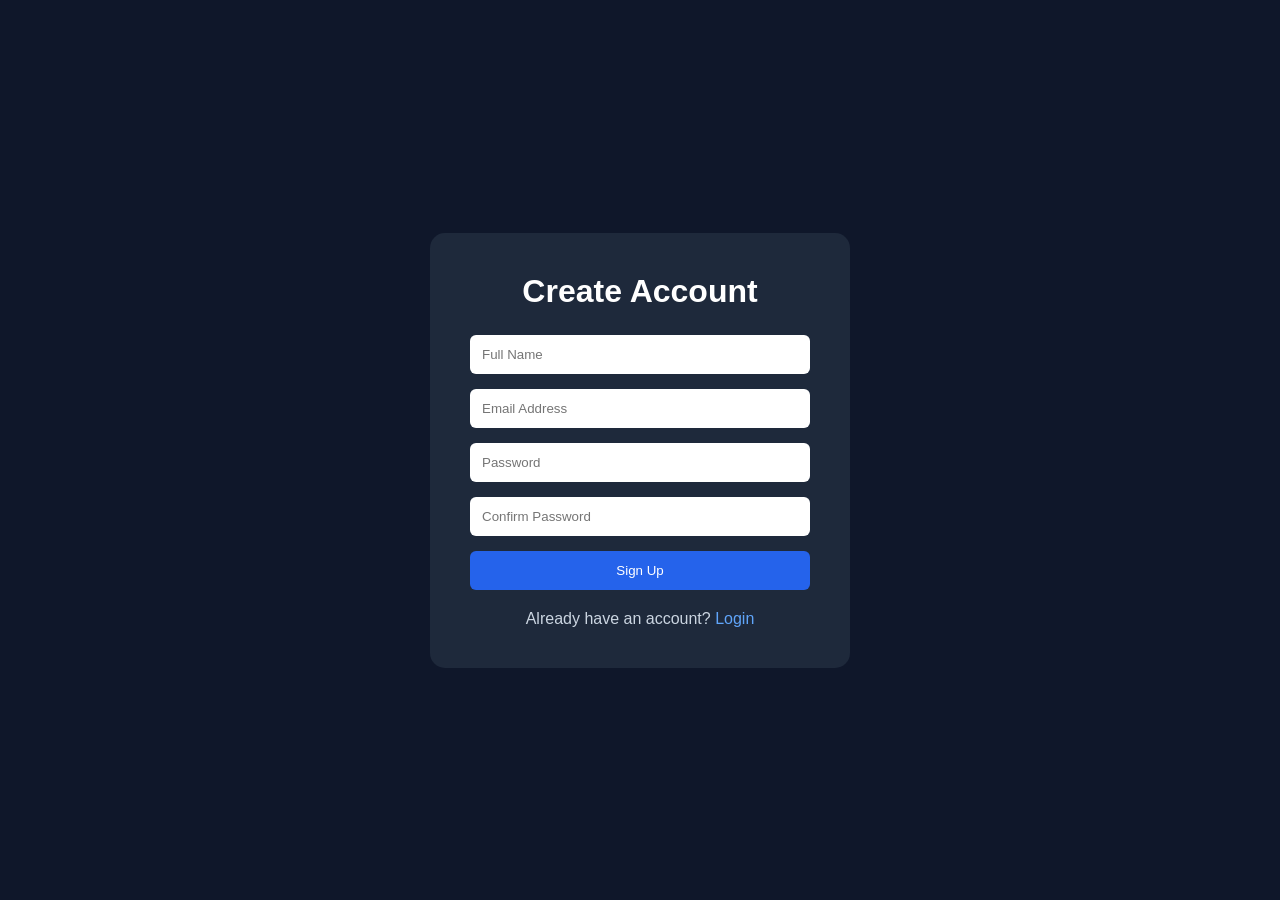
<file: signup.html>
<!DOCTYPE html>
<html lang="en">
<head>
    <meta charset="UTF-8">
    <meta name="viewport" content="width=device-width, initial-scale=1.0">
    <title>Sign Up - InterviewAI</title>

    <link rel="stylesheet" href="css/signup.css">
</head>
<body>

    <div class="signup-container">

        <div class="signup-box">

            <h1>Create Account</h1>

            <form onsubmit="event.preventDefault(); signupUser();">

                <input
                    type="text"
                    id="name"
                    placeholder="Full Name"
                    required
                >

                <input
                    type="email"
                    id="email"
                    placeholder="Email Address"
                    required
                >

                <input
                    type="password"
                    id="password"
                    placeholder="Password"
                    required
                >

                <input
                    type="password"
                    id="confirmPassword"
                    placeholder="Confirm Password"
                    required
                >

                <button type="submit" class="signup-btn">
                 Sign Up
                </button>

            </form>

            <p>
                Already have an account?
                <a href="login.html">Login</a>
            </p>

        </div>

    </div>
    <script src="js/signup.js"></script>

</body>
</html>
</file>
<file: css/style.css>
*, *::before, *::after { box-sizing: border-box; margin: 0; padding: 0; }

    :root {
      --bg:       #080c14;
      --surface:  #0f1520;
      --card:     #131c2b;
      --border:   rgba(255,255,255,0.07);
      --blue:     #3b82f6;
      --blue-dim: rgba(59,130,246,0.12);
      --text:     #f0f4ff;
      --muted:    rgba(240,244,255,0.45);
      --faint:    rgba(240,244,255,0.18);
      --green:    #34d399;
      --amber:    #fbbf24;
      --purple:   #a78bfa;
      --font-head: 'Syne', sans-serif;
      --font-body: 'DM Sans', sans-serif;
      --font-head: 'Poppins', sans-serif;
      --font-body: 'Inter', sans-serif;
      --font-alt: 'Montserrat', sans-serif;

    }

    html { scroll-behavior: smooth; }

    body {
      background: var(--bg);
      color: var(--text);
      font-family: var(--font-body);
      font-size: 16px;
      line-height: 1.6;
      overflow-x: hidden;
    }

    /* ── NAV ── */
    nav {
      position: fixed; top: 0; left: 0; right: 0; z-index: 100;
      display: flex; align-items: center; justify-content: space-between;
      padding: 0 2.5rem;
      height: 60px;
      background: rgba(8,12,20,0.85);
      backdrop-filter: blur(14px);
      border-bottom: 1px solid var(--border);
    }

    .nav-logo {
      font-family: var(--font-head);
      font-size: 1.25rem;
      font-weight: 800;
      color: var(--blue);
      letter-spacing: -0.02em;
    }

    .nav-links {
      display: flex; gap: 2rem; list-style: none;
    }
    .nav-links a {
      text-decoration: none;
      font-size: 0.875rem;
      color: var(--muted);
      transition: color 0.2s;
    }
    .nav-links a:hover { color: var(--text); }

    .nav-actions { display: flex; gap: 10px; }

    .btn {
      padding: 8px 20px;
      border-radius: 8px;
      font-family: var(--font-body);
      font-size: 0.875rem;
      font-weight: 500;
      cursor: pointer;
      transition: all 0.18s;
      border: none;
    }
    .btn-ghost {
      background: transparent;
      border: 1px solid var(--border);
      color: var(--text);
    }
    .btn-ghost:hover { border-color: rgba(255,255,255,0.25); background: rgba(255,255,255,0.04); }

    .btn-primary {
      background: var(--blue);
      color: #fff;
      border: 1px solid transparent;
    }
    .btn-primary:hover { background: #2563eb; transform: translateY(-1px); }
    .btn-primary:active { transform: translateY(0); }

    /* ── HERO ── */
    .hero {
      min-height: 100vh;
      display: flex; flex-direction: column; align-items: center; justify-content: center;
      text-align: center;
      padding: 7rem 2rem 4rem;
      position: relative;
      overflow: hidden;
    }

    .hero::before {
      content: '';
      position: absolute;
      width: 700px; height: 700px;
      border-radius: 50%;
      background: radial-gradient(circle, rgba(59,130,246,0.13) 0%, transparent 70%);
      top: 50%; left: 50%;
      transform: translate(-50%, -50%);
      pointer-events: none;
    }

    .hero-badge {
      display: inline-flex; align-items: center; gap: 6px;
      background: var(--blue-dim);
      border: 1px solid rgba(59,130,246,0.25);
      color: #93c5fd;
      font-size: 0.78rem;
      font-weight: 500;
      padding: 5px 14px;
      border-radius: 99px;
      margin-bottom: 2rem;
      letter-spacing: 0.03em;
      opacity: 0;
      animation: fadeUp 0.6s 0.1s forwards;
    }

    .hero h1 {
      font-family: var(--font-head);
      font-size: clamp(2.8rem, 7vw, 5rem);
      font-weight: 700;
      line-height: 1.05;
      letter-spacing: -0.03em;
      margin-bottom: 1.25rem;
      opacity: 0;
      animation: fadeUp 0.6s 0.2s forwards;
    }

    .hero h1 em {
      font-style: normal;
      color: var(--blue);
    }

    .hero-sub {
      font-size: 1.1rem;
      color: var(--muted);
      max-width: 480px;
      margin: 0 auto 2.5rem;
      font-weight: 300;
      opacity: 0;
      animation: fadeUp 0.6s 0.3s forwards;
    }

    .hero-actions {
      display: flex; gap: 12px; justify-content: center; flex-wrap: wrap;
      opacity: 0;
      animation: fadeUp 0.6s 0.4s forwards;
    }

    .btn-lg {
      padding: 13px 32px;
      font-size: 1rem;
      border-radius: 10px;
    }

.stats-row {
    display: flex;
    justify-content:space-evenly;
    align-items: center;
    width: 50%;
    padding: 70px 20px;
    text-align: center;
}

.stat {
    flex: 1;
}

.stat-num {
    font-family: var(--font-head);
    font-size: 30px;
    font-weight: 300;
    color: #fff;
    line-height: 1;
    margin-bottom: 6px;
}

.stat-label {
    font-family: var(--font-body);
    font-size: 24px;
    color: #6b7280;
}

    /* ── SECTIONS ── */
    section { padding: 5rem 2rem; }

    .section-label {
      text-align: center;
      font-size: 0.75rem;
      font-weight: 500;
      letter-spacing: 0.12em;
      text-transform: uppercase;
      color: var(--blue);
      margin-bottom: 0.75rem;
    }

    .section-title {
      text-align: center;
      font-family: var(--font-head);
      font-size: clamp(1.8rem, 4vw, 2.5rem);
      font-weight: 700;
      letter-spacing: -0.02em;
      margin-bottom: 0.5rem;
    }

    .section-sub {
      text-align: center;
      color: var(--muted);
      font-size: 0.95rem;
      margin-bottom: 3rem;
    }

    /* ── FEATURES ── */
    .features { background: var(--surface); }

    .features-grid {
      display: grid;
      grid-template-columns: repeat(auto-fit, minmax(260px, 1fr));
      gap: 16px;
      max-width: 900px;
      margin: 0 auto;
    }

    .feature-card {
      background: var(--card);
      border: 1px solid var(--border);
      border-radius: 14px;
      padding: 1.5rem;
      transition: border-color 0.2s, transform 0.2s;
      cursor: default;
    }
    .feature-card:hover {
      border-color: rgba(59,130,246,0.3);
      transform: translateY(-3px);
    }

    .feature-icon {
      width: 42px; height: 42px;
      border-radius: 10px;
      display: flex; align-items: center; justify-content: center;
      margin-bottom: 1rem;
      font-size: 1.25rem;
    }

    .ic-blue   { background: rgba(59,130,246,0.12); }
    .ic-green  { background: rgba(52,211,153,0.12); }
    .ic-amber  { background: rgba(251,191,36,0.12); }
    .ic-purple { background: rgba(167,139,250,0.12); }

    .feature-title {
      font-family: var(--font-head);
      font-size: 1.05rem;
      font-weight: 700;
      margin-bottom: 0.4rem;
    }
    .feature-desc {
      font-size: 0.875rem;
      color: var(--muted);
      line-height: 1.6;
    }

    /* ── COMPANIES ── */
    .companies { background: var(--bg); }

    .companies-grid {
      display: grid;
      grid-template-columns: repeat(auto-fit, minmax(140px, 1fr));
      gap: 12px;
      max-width: 700px;
      margin: 0 auto;
    }

    .company-tile {
      background: var(--card);
      border: 1px solid var(--border);
      border-radius: 12px;
      padding: 1.1rem 1rem;
      text-align: center;
      cursor: pointer;
      transition: border-color 0.2s, background 0.2s, transform 0.2s;
    }
    .company-tile:hover {
      border-color: rgba(59,130,246,0.35);
      background: rgba(59,130,246,0.05);
      transform: translateY(-2px);
    }
    .company-name {
      font-family: var(--font-head);
      font-size: 0.95rem;
      font-weight: 700;
      color: var(--text);
    }
    .company-tag {
      font-size: 0.72rem;
      color: var(--faint);
      margin-top: 3px;
    }

    /* ── HOW IT WORKS ── */
    .how { background: var(--surface); }

    .steps {
      display: flex;
      flex-direction: column;
      gap: 0;
      max-width: 540px;
      margin: 0 auto;
      position: relative;
    }

    .steps::before {
      content: '';
      position: absolute;
      left: 19px; top: 20px; bottom: 20px;
      width: 1px;
      background: var(--border);
    }

    .step {
      display: flex; gap: 1.25rem; align-items: flex-start;
      padding: 1.25rem 0;
    }

    .step-num {
      flex-shrink: 0;
      width: 40px; height: 40px;
      border-radius: 50%;
      background: var(--card);
      border: 1px solid var(--border);
      display: flex; align-items: center; justify-content: center;
      font-family: var(--font-head);
      font-weight: 700;
      font-size: 0.9rem;
      color: var(--blue);
      position: relative; z-index: 1;
    }

    .step-body { padding-top: 8px; }
    .step-title {
      font-family: var(--font-head);
      font-weight: 700;
      margin-bottom: 0.25rem;
    }
    .step-desc { font-size: 0.875rem; color: var(--muted); }

    /* ── CTA ── */
    .cta-section {
      background: var(--bg);
      text-align: center;
      padding: 5rem 2rem;
    }

    .cta-box {
      max-width: 560px;
      margin: 0 auto;
      background: var(--card);
      border: 1px solid rgba(59,130,246,0.2);
      border-radius: 20px;
      padding: 3rem 2rem;
      position: relative;
      overflow: hidden;
    }

    .cta-box::before {
      content: '';
      position: absolute;
      top: -80px; left: 50%;
      transform: translateX(-50%);
      width: 300px; height: 200px;
      background: radial-gradient(ellipse, rgba(59,130,246,0.15) 0%, transparent 70%);
      pointer-events: none;
    }

    .cta-box h2 {
      font-family: var(--font-head);
      font-size: 1.8rem;
      font-weight: 800;
      letter-spacing: -0.02em;
      margin-bottom: 0.75rem;
    }
    .cta-box p {
      color: var(--muted);
      font-size: 0.9rem;
      margin-bottom: 1.75rem;
    }

    /* ── FOOTER ── */
    footer {
      border-top: 1px solid var(--border);
      padding: 1.5rem 2rem;
      text-align: center;
      font-size: 0.8rem;
      color: var(--faint);
      background: var(--bg);
    }

    /* ── ANIMATIONS ── */
    @keyframes fadeUp {
      from { opacity: 0; transform: translateY(20px); }
      to   { opacity: 1; transform: translateY(0); }
    }

    .reveal {
      opacity: 0;
      transform: translateY(24px);
      transition: opacity 0.6s ease, transform 0.6s ease;
    }
    .reveal.visible {
      opacity: 1;
      transform: none;
    }

    /* ── MOBILE ── */
    @media (max-width: 600px) {
      .nav-links { display: none; }
      nav { padding: 0 1.25rem; }
      .stats-row { gap: 2rem; }
      .features-grid { grid-template-columns: 1fr; }
      .companies-grid { grid-template-columns: repeat(2, 1fr); }
    }
</file>
<file: css/analytics.css>
/* Color Palette Matching the InterviewAI Workspace */
:root {
    --bg-base: #0a0f1d;
    --bg-surface: #121829;
    --bg-card: #1b2336;
    --bg-accent: #7c4dff;
    --text-primary: #ffffff;
    --text-muted: #8fa0dd;
    --border-color: #263554;
    
    --color-blue: #4385ff;
    --color-green: #00e676;
    --color-gold: #ffc400;
    --color-red: #ff5252;
}

* {
    margin: 0;
    padding: 0;
    box-sizing: border-box;
    font-family: -apple-system, BlinkMacSystemFont, "Segoe UI", Roboto, sans-serif;
}

body {
    background-color: var(--bg-base);
    color: var(--text-primary);
    min-height: 100vh;
    padding: 2rem;
    display: flex;
    justify-content: center;
}

.container {
    width: 100%;
    max-width: 1200px;
    display: flex;
    flex-direction: column;
    gap: 2rem;
}

.analytics-header h1 {
    font-size: 2.2rem;
    font-weight: 700;
    letter-spacing: -0.5px;
    margin-bottom: 0.4rem;
}

.analytics-header p {
    color: var(--text-muted);
    font-size: 1rem;
}

.stats-container {
    display: grid;
    grid-template-columns: repeat(auto-fit, minmax(220px, 1fr));
    gap: 1.5rem;
}

.card {
    background-color: var(--bg-surface);
    border: 1px solid var(--border-color);
    border-radius: 14px;
    padding: 1.5rem;
    display: flex;
    align-items: center;
    gap: 1.25rem;
}

.card h2 {
    font-size: 1.8rem;
    font-weight: 700;
    color: #4385ff; /* Highlights the key statistical values in light blue */
    margin-bottom: 0.2rem;
}

.card p {
    color: var(--text-muted);
    font-size: 0.9rem;
}

.icon-box {
    width: 46px;
    height: 46px;
    border-radius: 10px;
    display: flex;
    align-items: center;
    justify-content: center;
    font-size: 1.2rem;
    flex-shrink: 0;
}

.icon-box.blue { background: rgba(67, 133, 255, 0.1); color: var(--color-blue); }
.icon-box.purple { background: rgba(124, 77, 255, 0.1); color: var(--bg-accent); }
.icon-box.green { background: rgba(0, 230, 118, 0.1); color: var(--color-green); }
.icon-box.gold { background: rgba(255, 196, 0, 0.1); color: var(--color-gold); }

.performance-box {
    background-color: var(--bg-surface);
    border-radius: 16px;
    padding: 2rem;
}

.performance-box.critical-box { border: 1px solid rgba(255, 82, 82, 0.2); }
.performance-box.structural-box { border: 1px solid rgba(124, 77, 255, 0.2); }

.box-title {
    display: flex;
    align-items: center;
    gap: 0.75rem;
    margin-bottom: 1.25rem;
}

.box-title h2 {
    font-size: 1.3rem;
    font-weight: 600;
}

.critical-box .box-title i { color: var(--color-red); }
.structural-box .box-title i { color: var(--bg-accent); }

.analytics-list {
    list-style: none;
    display: flex;
    flex-direction: column;
    gap: 0.85rem;
}

.analytics-list li {
    font-size: 0.95rem;
    display: flex;
    align-items: center;
    gap: 0.75rem;
    color: #e2e8f0;
}

/* Bullet item icons */
.critical-box .analytics-list li::before {
    content: "•";
    color: var(--color-red);
    font-size: 1.5rem;
    line-height: 0;
}

.structural-box .analytics-list li::before {
    content: "•";
    color: var(--color-green);
    font-size: 1.5rem;
    line-height: 0;
}
</file>
<file: css/coding.css>
/* Unified Coding Practice Aesthetics */
:root {
    --bg-base: #0a0f1d;
    --bg-surface: #121829;
    --bg-card: #1b2336;
    --bg-accent: #7c4dff;
    --bg-accent-hover: #6533ff;
    --text-primary: #ffffff;
    --text-muted: #8fa0dd;
    --border-color: #263554;
}

* {
    margin: 0;
    padding: 0;
    box-sizing: border-box;
    font-family: -apple-system, BlinkMacSystemFont, "Segoe UI", Roboto, Helvetica, Arial, sans-serif;
}

body {
    background: transparent;
    color: var(--text-primary);
    padding: 10px 0;
}

.container {
    max-width: 1000px;
    margin: auto;
}

h1 {
    display: none; /* Hide redundant page title when embedded in SPA dashboard */
}

.setup-box,
.question-box,
.code-box,
.feedback-box {
    background: var(--bg-surface);
    border: 1px solid var(--border-color);
    padding: 24px;
    border-radius: 16px;
    margin-bottom: 20px;
    box-shadow: 0 4px 20px rgba(0, 0, 0, 0.1);
}

select,
textarea {
    width: 100%;
    padding: 12px;
    background: #171e30;
    border: 1px solid var(--border-color);
    color: var(--text-primary);
    border-radius: 8px;
    outline: none;
    cursor: pointer;
    font-size: 0.9rem;
    margin-bottom: 10px;
}

textarea {
    cursor: text;
    height: 220px;
    resize: none;
    font-family: 'Courier New', Courier, monospace;
    font-size: 0.95rem;
    line-height: 1.5;
}

select:focus,
textarea:focus {
    border-color: var(--bg-accent);
}

button {
    background: var(--bg-accent);
    color: white;
    border: none;
    padding: 12px 25px;
    border-radius: 8px;
    cursor: pointer;
    font-weight: 500;
    font-size: 0.9rem;
    transition: all 0.2s;
    margin-top: 5px;
}

button:hover {
    background: var(--bg-accent-hover);
    box-shadow: 0 0 12px rgba(124, 77, 255, 0.4);
}

h2 {
    font-size: 1.25rem;
    font-weight: 600;
    margin-bottom: 12px;
    color: var(--text-primary);
}

p {
    color: var(--text-muted);
    font-size: 0.95rem;
    line-height: 1.6;
}
</file>
<file: css/dashboard.css>
/* Core Palette Configurations & Resets */
:root {
    --bg-base: #0a0f1d;
    --bg-surface: #121829;
    --bg-card: #1b2336;
    --bg-accent: #7c4dff;
    --bg-accent-hover: #6533ff;
    --text-primary: #ffffff;
    --text-muted: #8fa0dd;
    --border-color: #263554;
    --sidebar-width: 260px;
}

* {
    margin: 0;
    padding: 0;
    box-sizing: border-box;
    font-family: -apple-system, BlinkMacSystemFont, "Segoe UI", Roboto, Helvetica, Arial, sans-serif;
}

body {
    background-color: var(--bg-base);
    color: var(--text-primary);
    overflow-x: hidden;
    height: 100vh;
}

/* App Container Layout */
.dashboard-container {
    display: flex;
    min-height: 100vh;
}

/* Sidebar Styling */
.sidebar {
    width: var(--sidebar-width);
    background-color: var(--bg-surface);
    border-right: 1px solid var(--border-color);
    display: flex;
    flex-direction: column;
    padding: 2rem 1.5rem;
    position: fixed;
    height: 100vh;
    z-index: 10;
}

.logo {
    font-size: 1.5rem;
    font-weight: 700;
    color: #4385ff;
    margin-bottom: 2.5rem;
    letter-spacing: 0.5px;
}

.nav-menu {
    display: flex;
    flex-direction: column;
    gap: 0.5rem;
    flex-grow: 1;
}

.nav-item {
    display: flex;
    align-items: center;
    gap: 1rem;
    color: var(--text-muted);
    text-decoration: none;
    padding: 0.85rem 1rem;
    border-radius: 8px;
    font-weight: 500;
    transition: all 0.2s cubic-bezier(0.4, 0, 0.2, 1);
}

.nav-item:hover, .nav-item.active {
    color: var(--text-primary);
    background-color: var(--bg-card);
}

.logout-btn {
    display: flex;
    align-items: center;
    gap: 1rem;
    color: #ff5252;
    text-decoration: none;
    padding: 0.85rem 1rem;
    border-radius: 8px;
    font-weight: 500;
    margin-top: auto;
    transition: background 0.2s;
}

.logout-btn:hover {
    background-color: rgba(255, 82, 82, 0.1);
}

/* Main View Frame Layout */
.main-content {
    margin-left: var(--sidebar-width);
    flex-grow: 1;
    padding: 2.5rem;
    max-width: 1400px;
    width: calc(100% - var(--sidebar-width));
}
.embedded-view-frame {
    width: 100%;
    height: 85vh; /* Sets the iframe height to 85% of the viewport height */
    border: none;
    background-color: transparent;
    display: block;
    overflow-y: auto; /* Adds a clean inner scrollbar if content overflows */
}

/* Ensures the active view takes up the full grid width */
#analytics.content-view.active {
    display: block;
    width: 100%;
}
.content-view {
    display: none;
    animation: fadeIn 0.3s ease-out forwards;
}

.content-view.active {
    display: block;
}

@keyframes fadeIn {
    from { opacity: 0; transform: translateY(8px); }
    to { opacity: 1; transform: translateY(0); }
}

/* Welcome Segment Header */
.welcome-header h1 {
    font-size: 2.2rem;
    font-weight: 600;
    margin-bottom: 0.4rem;
}

.welcome-header p {
    color: var(--text-muted);
    font-size: 1.05rem;
    margin-bottom: 2.5rem;
}

/* Productivity Component Split Grid (Timer & Scheduler Side by Side) */
.productivity-section {
    display: grid;
    grid-template-columns: 1.2fr 1fr;
    gap: 1.5rem;
    align-items: start;
}

.timer-widget, .planner-widget {
    background-color: var(--bg-surface);
    border: 1px solid var(--border-color);
    border-radius: 16px;
    padding: 2rem;
    box-shadow: 0 4px 20px rgba(0, 0, 0, 0.15);
}

.timer-widget h2, .planner-widget h2 {
    font-size: 1.5rem;
    margin-bottom: 0.25rem;
    font-weight: 600;
}

.subtitle {
    color: var(--text-muted);
    font-size: 0.9rem;
    margin-bottom: 1.5rem;
}

/* Pomodoro Specific Interface Elements */
.timer-presets {
    display: flex;
    gap: 0.75rem;
    margin-bottom: 2rem;
}

.preset-btn {
    background-color: #171e30;
    border: 1px solid var(--border-color);
    color: var(--text-primary);
    padding: 0.6rem 1.2rem;
    border-radius: 30px;
    cursor: pointer;
    font-weight: 500;
    font-size: 0.85rem;
    transition: all 0.2s;
}

.preset-btn:hover {
    background-color: var(--bg-card);
}

.preset-btn.active {
    background-color: var(--bg-accent);
    border-color: var(--bg-accent);
    box-shadow: 0 0 12px rgba(124, 77, 255, 0.4);
}

.timer-display-container {
    display: flex;
    justify-content: space-between;
    align-items: center;
    gap: 2rem;
}

.timer-setup {
    flex-grow: 1;
    max-width: 200px;
}

.timer-setup label {
    display: block;
    font-size: 0.8rem;
    text-transform: uppercase;
    color: var(--text-muted);
    letter-spacing: 0.5px;
    margin-bottom: 0.5rem;
}

.timer-setup select {
    width: 100%;
    background-color: #171e30;
    border: 1px solid var(--border-color);
    color: var(--text-primary);
    padding: 0.75rem;
    border-radius: 8px;
    outline: none;
    font-size: 0.9rem;
    cursor: pointer;
}

.timer-circle-wrapper {
    display: flex;
    flex-direction: column;
    align-items: center;
    gap: 1.25rem;
}

.timer-circle {
    width: 180px;
    height: 180px;
    border-radius: 50%;
    border: 4px solid var(--border-color);
    display: flex;
    justify-content: center;
    align-items: center;
    position: relative;
    box-shadow: inset 0 0 20px rgba(0,0,0,0.3);
}

#timeDisplay {
    font-size: 2.5rem;
    font-weight: 700;
    letter-spacing: 1px;
}

.timer-controls {
    display: flex;
    align-items: center;
    gap: 1rem;
}

.timer-controls button {
    background-color: #171e30;
    border: none;
    color: var(--text-primary);
    width: 40px;
    height: 40px;
    border-radius: 50%;
    cursor: pointer;
    display: flex;
    justify-content: center;
    align-items: center;
    transition: background 0.2s;
}

.timer-controls button:hover {
    background-color: var(--bg-card);
}

.timer-controls button.play-btn {
    background-color: var(--bg-accent);
    width: 50px;
    height: 50px;
}

.timer-controls button.play-btn:hover {
    background-color: var(--bg-accent-hover);
}

/* Study Planner Tracker & Checklist Elements */
.progress-container {
    margin-bottom: 1.5rem;
}

.progress-info {
    display: flex;
    justify-content: space-between;
    font-size: 0.85rem;
    color: var(--text-muted);
    margin-bottom: 0.5rem;
}

.progress-bar-bg {
    width: 100%;
    height: 8px;
    background-color: #171e30;
    border-radius: 4px;
    overflow: hidden;
}

.progress-bar-fill {
    height: 100%;
    background: linear-gradient(90deg, #4385ff, var(--bg-accent));
    border-radius: 4px;
    transition: width 0.4s cubic-bezier(0.4, 0, 0.2, 1);
}

.todo-input-group {
    display: flex;
    gap: 0.5rem;
    margin-bottom: 1.5rem;
}

.todo-input-group input {
    flex-grow: 1;
    background-color: #171e30;
    border: 1px solid var(--border-color);
    color: var(--text-primary);
    padding: 0.75rem 1rem;
    border-radius: 8px;
    outline: none;
    font-size: 0.9rem;
}

.todo-input-group input:focus {
    border-color: var(--bg-accent);
}

.todo-input-group button {
    background-color: var(--bg-accent);
    border: none;
    color: white;
    padding: 0 1.25rem;
    border-radius: 8px;
    cursor: pointer;
    transition: background 0.2s;
}

.todo-input-group button:hover {
    background-color: var(--bg-accent-hover);
}

.todo-list {
    list-style: none;
    max-height: 220px;
    overflow-y: auto;
    display: flex;
    flex-direction: column;
    gap: 0.6rem;
    padding-right: 0.25rem;
}

.todo-list::-webkit-scrollbar {
    width: 4px;
}
.todo-list::-webkit-scrollbar-thumb {
    background-color: var(--border-color);
    border-radius: 2px;
}

.todo-item {
    display: flex;
    align-items: center;
    justify-content: space-between;
    background-color: #171e30;
    border: 1px solid var(--border-color);
    padding: 0.75rem 1rem;
    border-radius: 8px;
    animation: fadeIn 0.2s ease-out;
}

.todo-left {
    display: flex;
    align-items: center;
    gap: 0.75rem;
    cursor: pointer;
}

.todo-item input[type="checkbox"] {
    accent-color: var(--bg-accent);
    width: 16px;
    height: 16px;
    cursor: pointer;
}

.todo-text {
    font-size: 0.9rem;
    transition: all 0.2s;
}

.todo-item.completed .todo-text {
    text-decoration: line-through;
    color: var(--text-muted);
}

.delete-task-btn {
    background: none;
    border: none;
    color: var(--text-muted);
    cursor: pointer;
    font-size: 0.9rem;
    transition: color 0.2s;
}

.delete-task-btn:hover {
    color: #ff5252;
}

/* Responsive Media Handling */
@media (max-width: 1024px) {
    .productivity-section {
        grid-template-columns: 1fr;
    }
}

@media (max-width: 768px) {
    .sidebar {
        width: 70px;
        padding: 2rem 0.5rem;
        align-items: center;
    }
    .logo {
        font-size: 0.9rem;
        margin-bottom: 2rem;
    }
    .nav-item {
        justify-content: center;
        padding: 0.85rem;
    }
    .nav-item i {
        font-size: 1.2rem;
    }
    .nav-item span, .sidebar .logo {
        display: none; /* Icon-only Mode */
    }
    .main-content {
        margin-left: 70px;
        width: calc(100% - 70px);
        padding: 1.5rem;
    }
    .timer-display-container {
        flex-direction: column;
        align-items: center;
    }
}
</file>
<file: css/exam.css>
/* Unified Exam AI Aesthetics */
:root {
    --bg-base: #0a0f1d;
    --bg-surface: #121829;
    --bg-card: #1b2336;
    --bg-accent: #7c4dff;
    --bg-accent-hover: #6533ff;
    --text-primary: #ffffff;
    --text-muted: #8fa0dd;
    --border-color: #263554;
}

* {
    margin: 0;
    padding: 0;
    box-sizing: border-box;
    font-family: -apple-system, BlinkMacSystemFont, "Segoe UI", Roboto, Helvetica, Arial, sans-serif;
}

body {
    background: transparent;
    color: var(--text-primary);
    padding: 10px 0;
}

.container {
    max-width: 1000px;
    margin: auto;
}

h1 {
    display: none; /* Hide redundant page title when embedded in SPA dashboard */
}

.setup-box,
.question-box,
.answer-box,
.feedback-box,
.progress-box {
    background: var(--bg-surface);
    border: 1px solid var(--border-color);
    padding: 24px;
    border-radius: 16px;
    margin-bottom: 20px;
    box-shadow: 0 4px 20px rgba(0, 0, 0, 0.1);
}

select,
input {
    width: 100%;
    padding: 12px;
    background: #171e30;
    border: 1px solid var(--border-color);
    color: var(--text-primary);
    border-radius: 8px;
    outline: none;
    cursor: pointer;
    font-size: 0.9rem;
    margin-bottom: 10px;
}

input {
    cursor: text;
}

select:focus,
input:focus {
    border-color: var(--bg-accent);
}

.start-btn,
.submit-btn {
    background: var(--bg-accent);
    color: white;
    border: none;
    padding: 12px 25px;
    border-radius: 8px;
    cursor: pointer;
    font-weight: 500;
    font-size: 0.9rem;
    transition: all 0.2s;
    margin-top: 5px;
}

.start-btn:hover,
.submit-btn:hover {
    background: var(--bg-accent-hover);
    box-shadow: 0 0 12px rgba(124, 77, 255, 0.4);
}

h2 {
    font-size: 1.25rem;
    font-weight: 600;
    margin-bottom: 12px;
    color: var(--text-primary);
}

p {
    color: var(--text-muted);
    font-size: 0.95rem;
    line-height: 1.6;
}

/* Progress Section */
.progress-info {
    display: flex;
    justify-content: space-between;
    margin-bottom: 10px;
    font-size: 0.9rem;
    font-weight: 500;
    color: var(--text-muted);
}

.progress-bar {
    width: 100%;
    height: 10px;
    background: #171e30;
    border-radius: 20px;
    overflow: hidden;
    border: 1px solid var(--border-color);
}

#progress-fill {
    width: 0%;
    height: 100%;
    background: linear-gradient(90deg, #4385ff, var(--bg-accent));
    transition: width 0.4s ease;
}
</file>
<file: css/interview.css>
/* Unified Interview AI Aesthetics */
:root {
    --bg-base: #0a0f1d;
    --bg-surface: #121829;
    --bg-card: #1b2336;
    --bg-accent: #7c4dff;
    --bg-accent-hover: #6533ff;
    --text-primary: #ffffff;
    --text-muted: #8fa0dd;
    --border-color: #263554;
}

* {
    margin: 0;
    padding: 0;
    box-sizing: border-box;
    font-family: -apple-system, BlinkMacSystemFont, "Segoe UI", Roboto, Helvetica, Arial, sans-serif;
}

body {
    background: transparent;
    color: var(--text-primary);
    padding: 10px 0;
}

.container {
    max-width: 1000px;
    margin: auto;
}

h1 {
    display: none; /* Hide redundant page title when embedded in SPA dashboard */
}

.setup-box,
.question-box,
.answer-box,
.feedback-box,
.progress-box {
    background: var(--bg-surface);
    border: 1px solid var(--border-color);
    padding: 24px;
    border-radius: 16px;
    margin-bottom: 20px;
    box-shadow: 0 4px 20px rgba(0, 0, 0, 0.1);
}

.setup-box {
    display: grid;
    grid-template-columns: repeat(auto-fit, minmax(200px, 1fr)) auto;
    gap: 1rem;
    align-items: center;
}

@media (max-width: 768px) {
    .setup-box {
        grid-template-columns: 1fr;
    }
}

select {
    width: 100%;
    padding: 12px;
    background: #171e30;
    border: 1px solid var(--border-color);
    color: var(--text-primary);
    border-radius: 8px;
    outline: none;
    cursor: pointer;
    font-size: 0.9rem;
}

select:focus {
    border-color: var(--bg-accent);
}

.start-btn,
.submit-btn {
    background: var(--bg-accent);
    color: white;
    border: none;
    padding: 12px 25px;
    border-radius: 8px;
    cursor: pointer;
    font-weight: 500;
    font-size: 0.9rem;
    transition: all 0.2s;
    height: 100%;
}

.start-btn:hover,
.submit-btn:hover {
    background: var(--bg-accent-hover);
    box-shadow: 0 0 12px rgba(124, 77, 255, 0.4);
}

textarea {
    width: 100%;
    height: 150px;
    margin-top: 10px;
    margin-bottom: 15px;
    padding: 15px;
    background: #171e30;
    border: 1px solid var(--border-color);
    color: var(--text-primary);
    border-radius: 8px;
    resize: none;
    outline: none;
    font-size: 0.95rem;
    line-height: 1.5;
}

textarea:focus {
    border-color: var(--bg-accent);
}

h2 {
    font-size: 1.25rem;
    font-weight: 600;
    margin-bottom: 12px;
    color: var(--text-primary);
}

p {
    color: var(--text-muted);
    font-size: 0.95rem;
    line-height: 1.6;
}

/* Progress Section */
.progress-info {
    display: flex;
    justify-content: space-between;
    margin-bottom: 10px;
    font-size: 0.9rem;
    font-weight: 500;
    color: var(--text-muted);
}

.progress-bar {
    width: 100%;
    height: 10px;
    background: #171e30;
    border-radius: 20px;
    overflow: hidden;
    border: 1px solid var(--border-color);
}

#progress-fill {
    width: 0%;
    height: 100%;
    background: linear-gradient(90deg, #4385ff, var(--bg-accent));
    transition: width 0.4s ease;
}

/* Restart Button */
.restart-section {
    text-align: center;
    margin-top: 10px;
}

.restart-btn {
    background: #ff5252;
    color: white;
    border: none;
    padding: 12px 25px;
    border-radius: 8px;
    cursor: pointer;
    font-weight: 500;
    transition: opacity 0.2s;
}

.restart-btn:hover {
    opacity: 0.9;
}
</file>
<file: css/login.css>
*{
    margin:0;
    padding:0;
    box-sizing:border-box;
    font-family:Arial,sans-serif;
}

body{
    background:#0f172a;
    height:100vh;
    display:flex;
    justify-content:center;
    align-items:center;
}

.login-box{
    background:#1e293b;
    padding:40px;
    border-radius:15px;
    width:400px;
    text-align:center;
}

.login-box h1{
    margin-bottom:25px;
    color:white;
}

.login-box input{
    width:100%;
    padding:12px;
    margin-bottom:15px;
    border:none;
    border-radius:6px;
}

.login-box button{
    width:100%;
    padding:12px;
    border:none;
    border-radius:6px;
    background:#2563eb;
    color:white;
    cursor:pointer;
}

.login-box p{
    margin-top:20px;
    color:#cbd5e1;
}

.login-box a{
    color:#60a5fa;
    text-decoration:none;
}
</file>
<file: css/profile.css>
/* Unified Premium Account Profile Aesthetics */
:root {
    --bg-base: #0a0f1d;
    --bg-surface: #121829;
    --bg-card: #1b2336;
    --bg-accent: #7c4dff;
    --bg-accent-hover: #6533ff;
    --text-primary: #ffffff;
    --text-muted: #8fa0dd;
    --border-color: #263554;
    
    --color-blue: #3b82f6;
    --color-purple: #a78bfa;
    --color-green: #34d399;
}

* {
    margin: 0;
    padding: 0;
    box-sizing: border-box;
    font-family: -apple-system, BlinkMacSystemFont, "Segoe UI", Roboto, Helvetica, Arial, sans-serif;
}

body {
    background: transparent;
    color: var(--text-primary);
    padding: 15px 0;
    display: flex;
    justify-content: center;
    align-items: flex-start;
}

.container {
    width: 100%;
    max-width: 900px;
    margin: auto;
    display: flex;
    justify-content: center;
}

.profile-card {
    background: var(--bg-surface);
    border: 1px solid var(--border-color);
    border-radius: 20px;
    width: 100%;
    max-width: 680px;
    position: relative;
    overflow: hidden;
    box-shadow: 0 12px 40px rgba(0, 0, 0, 0.3);
    padding-bottom: 35px;
}

/* Premium Gradient Cover Banner */
.profile-banner {
    width: 100%;
    height: 140px;
    background: linear-gradient(135deg, #6366f1 0%, #a855f7 50%, #ec4899 100%);
    position: relative;
}

.banner-overlay {
    position: absolute;
    top: 0;
    left: 0;
    right: 0;
    bottom: 0;
    background: radial-gradient(circle at 80% 20%, rgba(255, 255, 255, 0.15) 0%, transparent 50%);
    backdrop-filter: blur(1px);
}

/* Initials Avatar with Neon Ring Glow */
.profile-avatar {
    width: 100px;
    height: 100px;
    background: var(--bg-card);
    border: 4px solid var(--bg-surface);
    border-radius: 50%;
    display: flex;
    justify-content: center;
    align-items: center;
    font-size: 2rem;
    font-weight: 700;
    color: #a855f7;
    position: relative;
    margin: -50px auto 15px auto;
    box-shadow: 0 0 20px rgba(168, 85, 247, 0.4), inset 0 0 10px rgba(255, 255, 255, 0.05);
    z-index: 2;
    text-shadow: 0 0 8px rgba(168, 85, 247, 0.3);
}

/* Presentation View Segment */
.profile-view-section {
    padding: 0 35px;
    text-align: center;
    animation: fadeSlideIn 0.35s cubic-bezier(0.16, 1, 0.3, 1) forwards;
}

.profile-view-section h2 {
    font-size: 1.75rem;
    font-weight: 700;
    margin-bottom: 6px;
    color: var(--text-primary);
    letter-spacing: -0.5px;
}

.profile-view-section p {
    color: var(--text-muted);
    font-size: 0.95rem;
    margin-bottom: 18px;
}

/* Preferences Badges */
.profile-preferences {
    display: flex;
    justify-content: center;
    gap: 12px;
    margin-bottom: 30px;
    flex-wrap: wrap;
}

.pref-badge {
    padding: 6px 14px;
    border-radius: 24px;
    font-size: 0.82rem;
    font-weight: 500;
    display: inline-flex;
    align-items: center;
    gap: 8px;
    backdrop-filter: blur(8px);
    transition: transform 0.2s, box-shadow 0.2s;
}

.pref-badge:hover {
    transform: translateY(-1px);
}

.pref-badge.target-role {
    background: rgba(59, 130, 246, 0.09);
    border: 1px solid rgba(59, 130, 246, 0.25);
    color: #93c5fd;
    box-shadow: 0 2px 10px rgba(59, 130, 246, 0.05);
}

.pref-badge.target-company {
    background: rgba(167, 139, 250, 0.09);
    border: 1px solid rgba(167, 139, 250, 0.25);
    color: #c7d2fe;
    box-shadow: 0 2px 10px rgba(167, 139, 250, 0.05);
}

.pref-badge i {
    font-size: 0.85rem;
}

/* Stats Section */
.stats {
    display: flex;
    justify-content: space-between;
    margin: 30px 0;
    gap: 1.25rem;
}

.stat-box {
    background: #151d30;
    border: 1px solid var(--border-color);
    padding: 20px 15px;
    border-radius: 16px;
    flex: 1;
    display: flex;
    align-items: center;
    gap: 12px;
    text-align: left;
    transition: all 0.25s cubic-bezier(0.4, 0, 0.2, 1);
    cursor: default;
}

.stat-box:hover {
    transform: translateY(-3px);
    background: #1b263d;
}

.stat-icon {
    width: 44px;
    height: 44px;
    border-radius: 12px;
    display: flex;
    align-items: center;
    justify-content: center;
    font-size: 1.15rem;
    flex-shrink: 0;
}

.blue-stat .stat-icon { background: rgba(59, 130, 246, 0.12); color: var(--color-blue); }
.purple-stat .stat-icon { background: rgba(167, 139, 250, 0.12); color: var(--color-purple); }
.green-stat .stat-icon { background: rgba(52, 211, 153, 0.12); color: var(--color-green); }

.blue-stat:hover { border-color: rgba(59, 130, 246, 0.4); box-shadow: 0 4px 20px rgba(59, 130, 246, 0.15); }
.purple-stat:hover { border-color: rgba(167, 139, 250, 0.4); box-shadow: 0 4px 20px rgba(167, 139, 250, 0.15); }
.green-stat:hover { border-color: rgba(52, 211, 153, 0.4); box-shadow: 0 4px 20px rgba(52, 211, 153, 0.15); }

.stat-content h3 {
    font-size: 1.45rem;
    font-weight: 700;
    color: var(--text-primary);
    line-height: 1.2;
}

.stat-content p {
    color: var(--text-muted);
    font-size: 0.78rem;
    margin-bottom: 0;
    text-transform: uppercase;
    letter-spacing: 0.5px;
}

/* Button Configurations */
button {
    border: none;
    padding: 12px 28px;
    border-radius: 10px;
    cursor: pointer;
    font-weight: 600;
    font-size: 0.9rem;
    transition: all 0.2s cubic-bezier(0.4, 0, 0.2, 1);
    display: inline-flex;
    align-items: center;
    gap: 8px;
    outline: none;
}

.edit-btn {
    background: var(--bg-accent);
    color: white;
    box-shadow: 0 4px 15px rgba(124, 77, 255, 0.2);
}

.edit-btn:hover {
    background: var(--bg-accent-hover);
    box-shadow: 0 0 16px rgba(124, 77, 255, 0.45);
    transform: translateY(-1px);
}

.edit-btn:active {
    transform: translateY(0);
}

/* Edit Mode Layout */
.profile-edit-section {
    padding: 0 35px;
    animation: fadeSlideIn 0.35s cubic-bezier(0.16, 1, 0.3, 1) forwards;
}

.profile-edit-section h2 {
    font-size: 1.5rem;
    font-weight: 700;
    margin-bottom: 25px;
    color: var(--text-primary);
    text-align: center;
    letter-spacing: -0.5px;
}

.form-group {
    margin-bottom: 20px;
    text-align: left;
}

.form-group label {
    display: inline-flex;
    align-items: center;
    gap: 6px;
    font-size: 0.85rem;
    color: var(--text-muted);
    margin-bottom: 8px;
    font-weight: 500;
}

.form-group input,
.form-group select {
    width: 100%;
    padding: 12px 16px;
    background: #161e31;
    border: 1px solid var(--border-color);
    color: var(--text-primary);
    border-radius: 10px;
    outline: none;
    font-size: 0.92rem;
    transition: all 0.2s;
}

.form-group input:focus,
.form-group select:focus {
    border-color: var(--bg-accent);
    background: #19233a;
    box-shadow: 0 0 12px rgba(124, 77, 255, 0.2);
}

.form-group input::placeholder {
    color: rgba(255, 255, 255, 0.2);
}

.form-row {
    display: grid;
    grid-template-columns: 1fr 1fr;
    gap: 1.25rem;
}

@media (max-width: 580px) {
    .form-row {
        grid-template-columns: 1fr;
        gap: 0;
    }
}

.edit-actions {
    display: flex;
    justify-content: flex-end;
    gap: 12px;
    margin-top: 30px;
}

.cancel-btn {
    background: rgba(255, 255, 255, 0.05);
    border: 1px solid var(--border-color);
    color: var(--text-primary);
}

.cancel-btn:hover {
    background: rgba(255, 255, 255, 0.1);
    border-color: rgba(255, 255, 255, 0.2);
}

.save-btn {
    background: var(--bg-accent);
    color: white;
    box-shadow: 0 4px 15px rgba(124, 77, 255, 0.2);
}

.save-btn:hover {
    background: var(--bg-accent-hover);
    box-shadow: 0 0 16px rgba(124, 77, 255, 0.45);
    transform: translateY(-1px);
}

@keyframes fadeSlideIn {
    from { opacity: 0; transform: translateY(12px); }
    to { opacity: 1; transform: translateY(0); }
}
</file>
<file: css/resume.css>
/* Unified Resume Analyzer Aesthetics */
:root {
    --bg-base: #0a0f1d;
    --bg-surface: #121829;
    --bg-card: #1b2336;
    --bg-accent: #7c4dff;
    --bg-accent-hover: #6533ff;
    --text-primary: #ffffff;
    --text-muted: #8fa0dd;
    --border-color: #263554;
}

* {
    margin: 0;
    padding: 0;
    box-sizing: border-box;
    font-family: -apple-system, BlinkMacSystemFont, "Segoe UI", Roboto, Helvetica, Arial, sans-serif;
}

body {
    background: transparent;
    color: var(--text-primary);
    padding: 10px 0;
}

.container {
    max-width: 900px;
    margin: auto;
}

h1 {
    display: none; /* Hide redundant page title when embedded in SPA dashboard */
}

.upload-box,
.result-box {
    background: var(--bg-surface);
    border: 1px solid var(--border-color);
    padding: 24px;
    border-radius: 16px;
    margin-bottom: 20px;
    box-shadow: 0 4px 20px rgba(0, 0, 0, 0.1);
}

input[type="file"] {
    width: 100%;
    padding: 12px;
    background: #171e30;
    border: 1px solid var(--border-color);
    color: var(--text-muted);
    border-radius: 8px;
    outline: none;
    cursor: pointer;
    font-size: 0.9rem;
    margin: 20px 0;
}

input[type="file"]::file-selector-button {
    background: var(--bg-card);
    border: 1px solid var(--border-color);
    color: var(--text-primary);
    padding: 8px 16px;
    border-radius: 6px;
    cursor: pointer;
    transition: background 0.2s;
    margin-right: 15px;
}

input[type="file"]::file-selector-button:hover {
    background: var(--border-color);
}

button {
    background: var(--bg-accent);
    color: white;
    border: none;
    padding: 12px 25px;
    border-radius: 8px;
    cursor: pointer;
    font-weight: 500;
    font-size: 0.9rem;
    transition: all 0.2s;
}

button:hover {
    background: var(--bg-accent-hover);
    box-shadow: 0 0 12px rgba(124, 77, 255, 0.4);
}

h2 {
    font-size: 1.25rem;
    font-weight: 600;
    margin-bottom: 12px;
    color: var(--text-primary);
}

p {
    color: var(--text-muted);
    font-size: 0.95rem;
    line-height: 1.6;
}
</file>
<file: css/signup.css>
*{
    margin:0;
    padding:0;
    box-sizing:border-box;
    font-family:Arial,sans-serif;
}

body{
    background:#0f172a;
    height:100vh;
    display:flex;
    justify-content:center;
    align-items:center;
}

.signup-box{
    background:#1e293b;
    padding:40px;
    border-radius:15px;
    width:420px;
    text-align:center;
}

.signup-box h1{
    color:white;
    margin-bottom:25px;
}

.signup-box input{
    width:100%;
    padding:12px;
    margin-bottom:15px;
    border:none;
    border-radius:6px;
}

.signup-box button{
    width:100%;
    padding:12px;
    border:none;
    border-radius:6px;
    background:#2563eb;
    color:white;
    cursor:pointer;
}

.signup-box p{
    margin-top:20px;
    color:#cbd5e1;
}

.signup-box a{
    color:#60a5fa;
    text-decoration:none;
}
</file>
